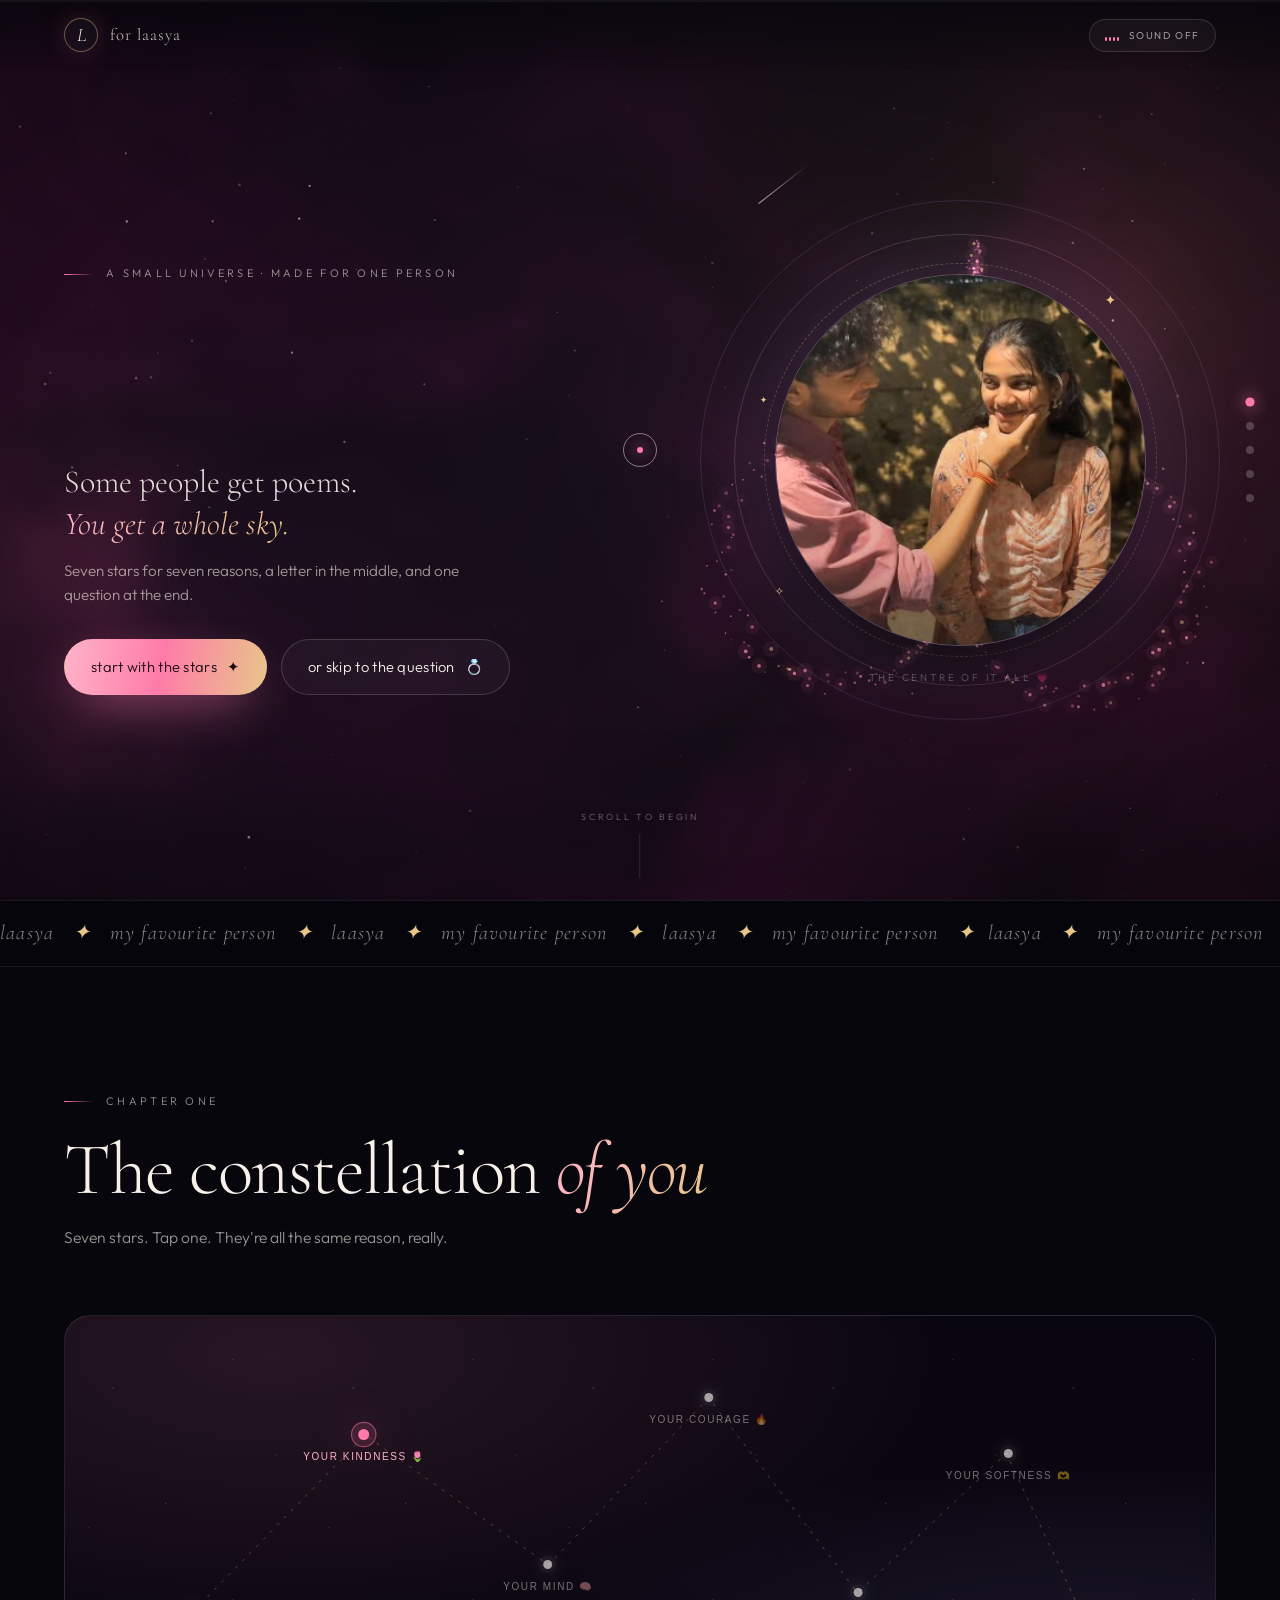
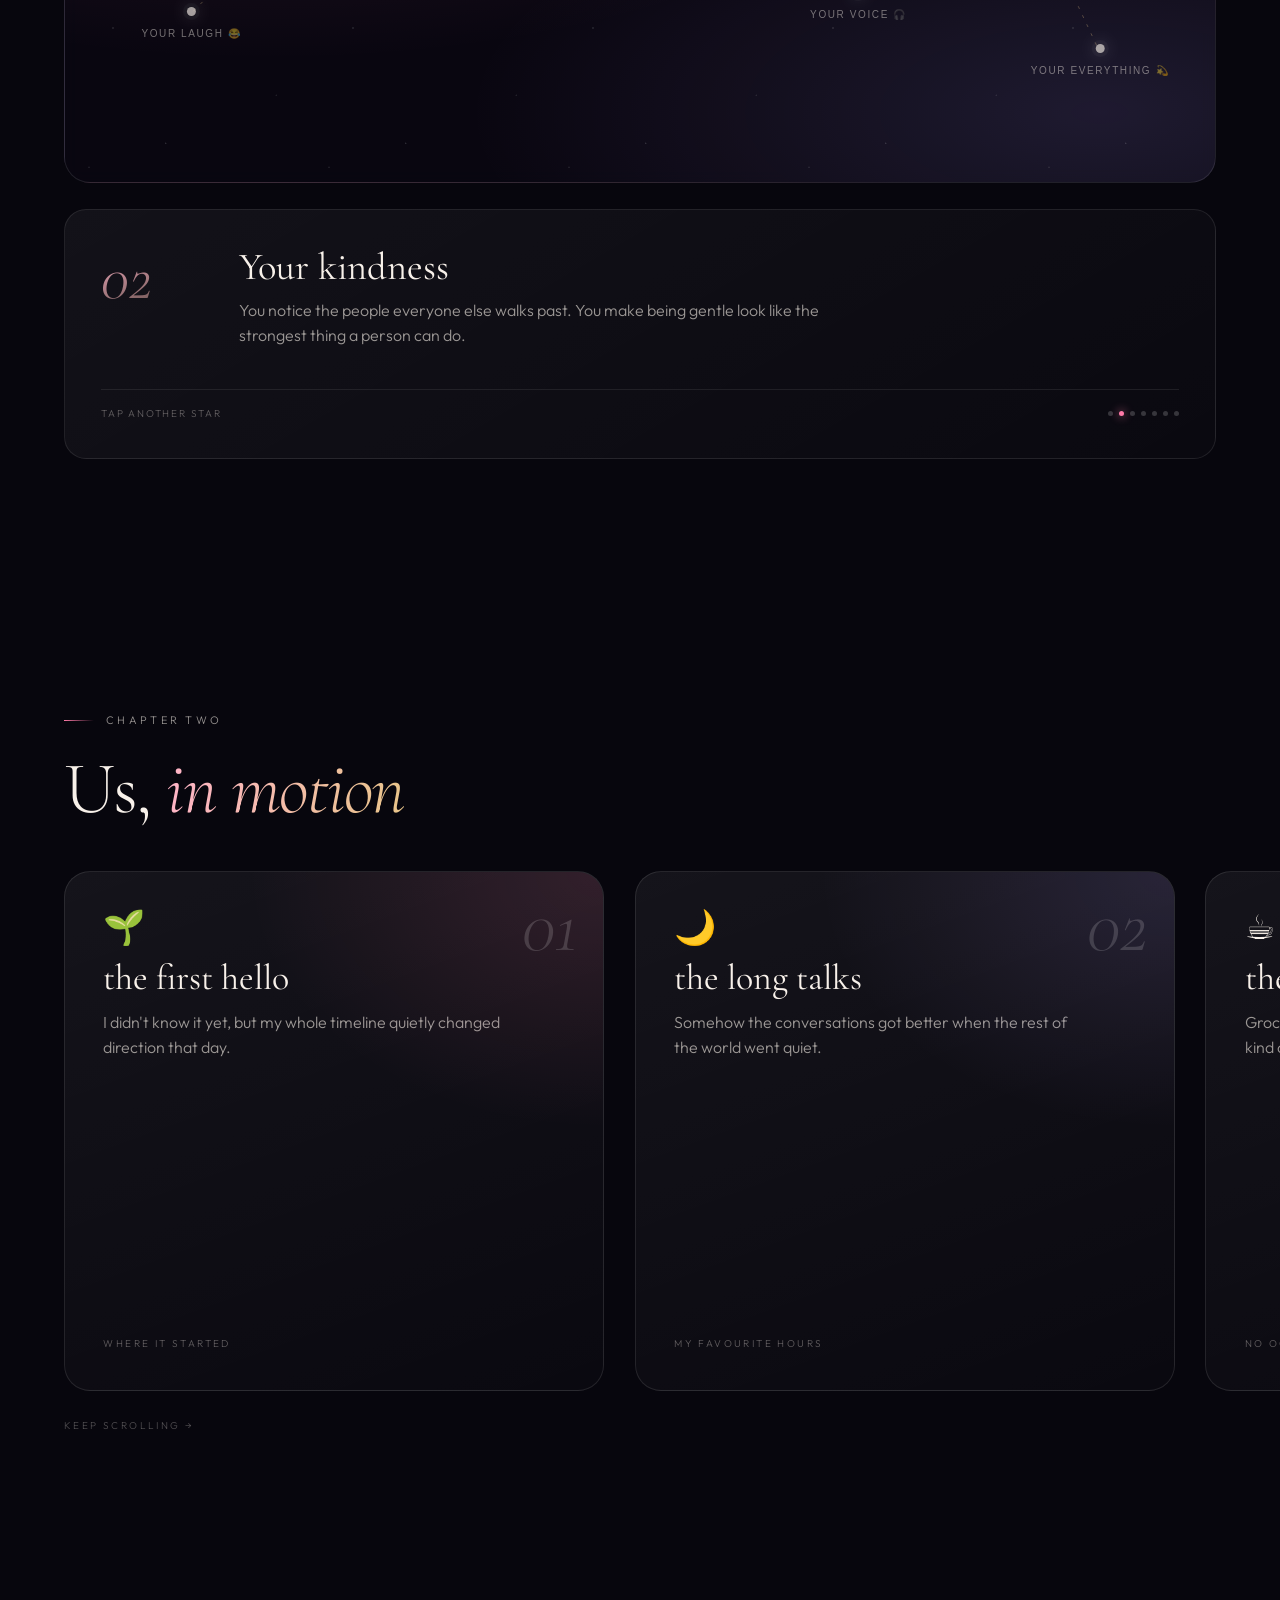
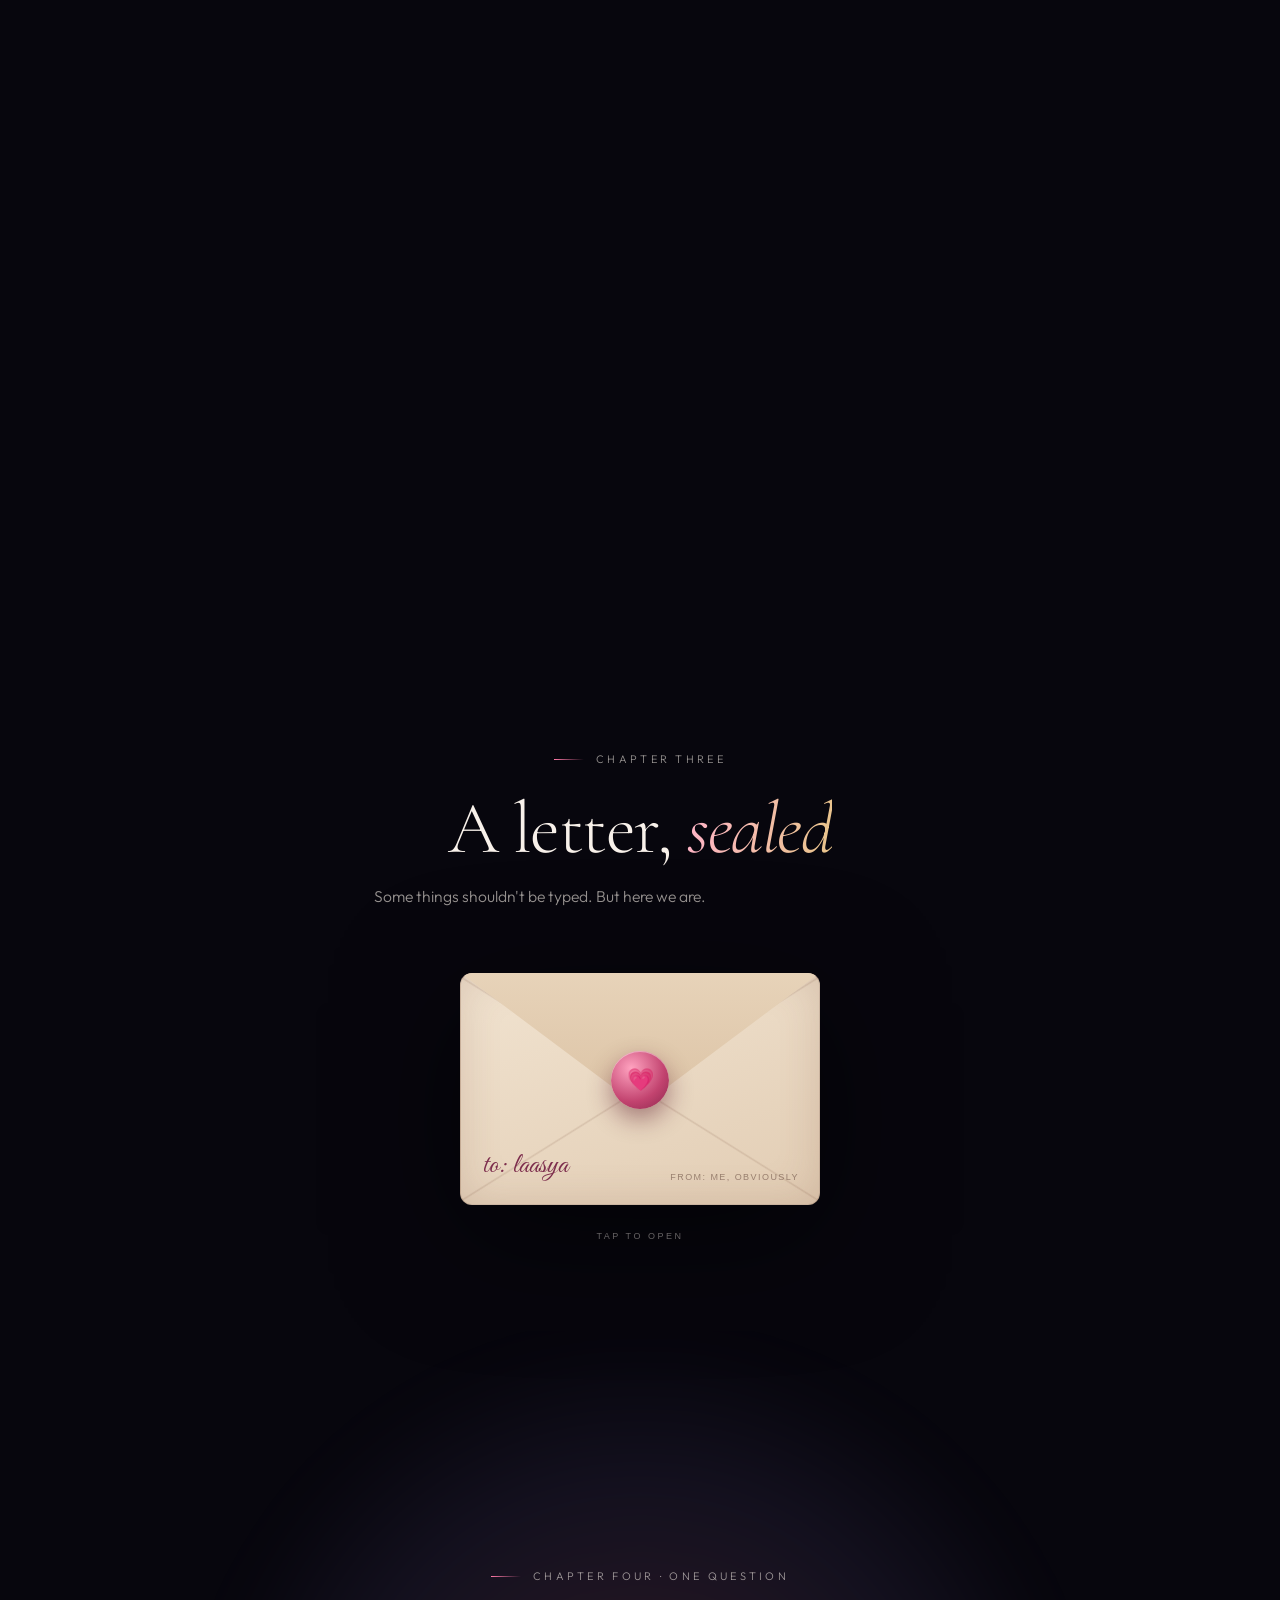
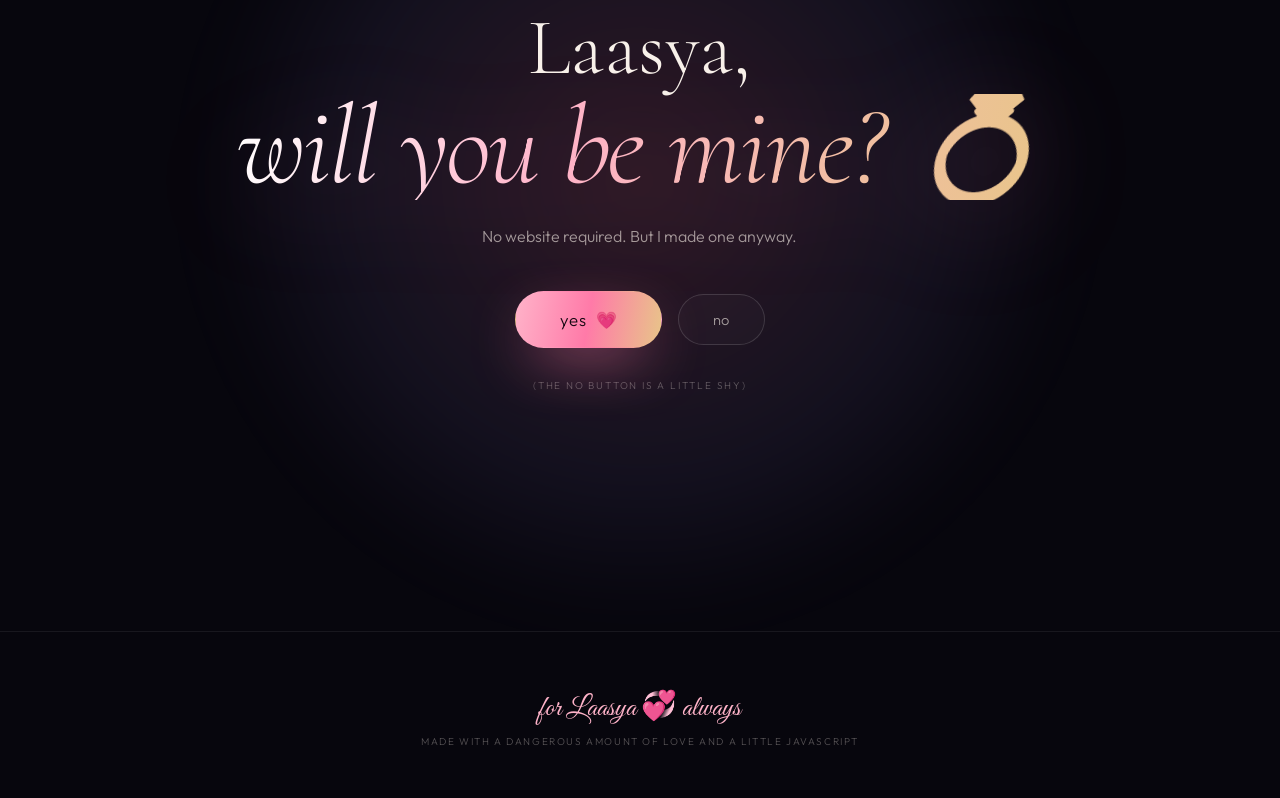
<file: index.html>
<!doctype html>
<html lang="en">
<head>
  <meta charset="utf-8" />
  <meta name="viewport" content="width=device-width, initial-scale=1" />
  <title>Laasya — a universe, just for you</title>
  <meta name="description" content="Seven stars, one letter, and a question. Made for Laasya." />
  <meta name="theme-color" content="#07060d" />
  <link rel="icon" type="image/svg+xml" href="data:image/svg+xml,%3Csvg xmlns='http://www.w3.org/2000/svg' viewBox='0 0 64 64'%3E%3Crect width='64' height='64' rx='16' fill='%2307060d'/%3E%3Cpath d='M32 51C17 41 9 32 9 22.5 9 15.6 14.2 10.5 21 10.5c4.6 0 8.7 2.5 11 6.6 2.3-4.1 6.4-6.6 11-6.6 6.8 0 12 5.1 12 12 0 9.5-8 18.5-23 28.5Z' fill='%23ff7aa8'/%3E%3C/svg%3E" />
  <link rel="preconnect" href="https://fonts.googleapis.com" />
  <link rel="preconnect" href="https://fonts.gstatic.com" crossorigin />
  <link href="https://fonts.googleapis.com/css2?family=Cormorant+Garamond:ital,wght@0,300;0,400;0,500;1,300;1,400&family=Great+Vibes&family=Outfit:wght@200;300;400;500&display=swap" rel="stylesheet" />
  <style>
/* ============ base ============ */
*,*::before,*::after{box-sizing:border-box}
:root{
  --ink:#07060d;--ink-2:#0c0915;--ivory:#f8f1ea;--muted:rgba(248,241,234,.6);
  --rose:#ff7aa8;--rose-soft:#ffb3c9;--gold:#e8c589;--lav:#b79cff;--mint:#8fe3c0;
  --serif:'Cormorant Garamond',Georgia,'Times New Roman','Segoe UI Emoji','Apple Color Emoji','Noto Color Emoji',serif;
  --sans:'Outfit',system-ui,-apple-system,'Segoe UI','Segoe UI Emoji','Apple Color Emoji','Noto Color Emoji',sans-serif;
  --script:'Great Vibes','Segoe Script','Segoe UI Emoji','Apple Color Emoji','Noto Color Emoji',cursive;
  --pad:clamp(20px,5vw,72px);--maxw:1280px;--ease:cubic-bezier(.16,1,.3,1);
}
html{scroll-behavior:smooth;-webkit-text-size-adjust:100%}
body{margin:0;background:var(--ink);color:var(--ivory);font-family:var(--sans);font-weight:300;line-height:1.6;overflow-x:hidden}
body.is-loading{height:100vh;overflow:hidden}
img{max-width:100%;display:block}
::selection{background:rgba(255,122,168,.35);color:#fff}
:focus-visible{outline:1px solid var(--gold);outline-offset:4px;border-radius:4px}
.skip{position:fixed;left:16px;top:-60px;z-index:600;padding:10px 16px;border-radius:100px;background:var(--rose);color:#1a0712;text-decoration:none;font-size:12px;letter-spacing:.08em;transition:top .3s}
.skip:focus{top:16px}

/* canvases + atmosphere */
.nebula,.sky{position:fixed;inset:0;width:100%;height:100%;pointer-events:none}
.nebula{z-index:0;background:radial-gradient(120% 90% at 70% 10%,#2a0d24 0%,#120a1d 40%,#07060d 100%)}
.sky{z-index:1}
.vignette{position:fixed;inset:0;z-index:2;pointer-events:none;background:radial-gradient(120% 90% at 50% 45%,transparent 40%,rgba(4,3,8,.6) 100%)}
.grain{position:fixed;inset:0;z-index:40;pointer-events:none;opacity:.045;mix-blend-mode:overlay;background-image:url("data:image/svg+xml,%3Csvg xmlns='http://www.w3.org/2000/svg' width='180' height='180'%3E%3Cfilter id='n'%3E%3CfeTurbulence type='fractalNoise' baseFrequency='.9' numOctaves='3' stitchTiles='stitch'/%3E%3C/filter%3E%3Crect width='100%25' height='100%25' filter='url(%23n)' opacity='.7'/%3E%3C/svg%3E")}
.flash{position:fixed;inset:0;z-index:130;pointer-events:none;opacity:0;background:radial-gradient(circle,rgba(255,234,242,.95),rgba(255,122,168,.4) 40%,transparent 72%)}
.flash.is-on{animation:flash .9s ease-out}
.topbar,main,.footer,.dots,.progress{position:relative;z-index:5}

/* custom cursor */
.cursor{position:fixed;inset:0;z-index:400;pointer-events:none;display:none}
.cursor__dot,.cursor__ring{position:absolute;top:0;left:0;border-radius:50%;transform:translate(-50%,-50%)}
.cursor__dot{width:6px;height:6px;background:var(--rose);box-shadow:0 0 14px var(--rose);transition:opacity .3s}
.cursor__ring{width:34px;height:34px;border:1px solid rgba(255,255,255,.45);transition:width .35s,height .35s,border-color .35s,background .35s}
.cursor.is-hover .cursor__ring{width:56px;height:56px;border-color:rgba(255,179,201,.7);background:rgba(255,122,168,.08)}
.cursor.is-hover .cursor__dot{opacity:.35}
.cursor.is-press .cursor__ring{width:26px;height:26px;border-color:var(--rose);background:rgba(255,122,168,.18)}
.cursor.is-press .cursor__dot{opacity:.9}
@media (pointer:fine){.cursor{display:block}body,a,button{cursor:none}}
@media (pointer:coarse){.cursor{display:none}}

/* progress */
.progress{position:fixed;top:0;left:0;right:0;height:2px;z-index:70;background:rgba(255,255,255,.05)}
.progress span{display:block;height:100%;width:100%;transform:scaleX(0);transform-origin:left;background:linear-gradient(90deg,var(--rose),var(--gold),var(--lav));box-shadow:0 0 12px rgba(255,122,168,.8)}

/* boot */
.boot{position:fixed;inset:0;z-index:500;display:grid;place-items:center;background:#050409;transition:opacity 1s .15s,visibility 1s}
.boot.is-done{opacity:0;visibility:hidden;pointer-events:none}
.boot__inner{text-align:center}
.boot__mark{width:92px;height:92px;margin:0 auto 22px;display:grid;place-items:center;border-radius:50%;border:1px solid rgba(255,255,255,.16);font-family:var(--serif);font-style:italic;font-size:56px;line-height:1;background:linear-gradient(140deg,rgba(255,122,168,.16),rgba(232,197,137,.06));box-shadow:0 0 70px rgba(255,122,168,.22);animation:beat 2.2s ease-in-out infinite}
.boot__label{font-size:10px;letter-spacing:.32em;text-transform:uppercase;color:var(--muted);margin:0 0 20px}
.boot__track{width:min(260px,64vw);height:1px;margin:0 auto 12px;background:rgba(255,255,255,.13);overflow:hidden}
.boot__bar{display:block;height:100%;width:100%;transform:scaleX(0);transform-origin:left;background:linear-gradient(90deg,var(--rose),var(--gold))}
.boot__pct{font-size:10px;letter-spacing:.22em;color:rgba(248,241,234,.4);margin:0}

/* topbar */
.topbar{position:fixed;top:0;left:0;right:0;z-index:60;display:flex;align-items:center;justify-content:space-between;padding:18px var(--pad);background:linear-gradient(180deg,rgba(7,6,13,.7),transparent);backdrop-filter:blur(8px)}
.brand{display:flex;align-items:center;gap:12px;text-decoration:none;color:var(--ivory)}
.brand__mark{width:34px;height:34px;display:grid;place-items:center;border-radius:50%;border:1px solid rgba(232,197,137,.4);font-family:var(--serif);font-style:italic;font-size:19px;background:rgba(255,255,255,.03);box-shadow:0 0 24px rgba(255,122,168,.18)}
.brand__text{font-family:var(--serif);font-size:1.05rem;letter-spacing:.06em;color:rgba(248,241,234,.82)}
.sound{display:flex;align-items:center;gap:10px;padding:9px 15px;border-radius:100px;border:1px solid rgba(255,255,255,.13);background:rgba(255,255,255,.04);color:var(--muted);font-family:var(--sans);font-size:10px;letter-spacing:.16em;text-transform:uppercase;transition:.4s}
.sound:hover{color:var(--ivory);border-color:rgba(255,255,255,.3)}
.sound__bars{display:flex;align-items:flex-end;gap:2px;height:12px}
.sound__bars i{width:2px;height:4px;border-radius:2px;background:var(--rose)}
.sound.is-on .sound__bars i{animation:bar 1s ease-in-out infinite}
.sound.is-on .sound__bars i:nth-child(2){animation-delay:.15s}
.sound.is-on .sound__bars i:nth-child(3){animation-delay:.3s}
.sound.is-on .sound__bars i:nth-child(4){animation-delay:.45s}
.sound.is-on{color:var(--rose-soft);border-color:rgba(255,122,168,.35)}

/* chapter dots */
.dots{position:fixed;right:26px;top:50%;transform:translateY(-50%);z-index:60;display:flex;flex-direction:column;gap:16px}
.dots a{position:relative;width:8px;height:8px;border-radius:50%;background:rgba(255,255,255,.2);transition:.4s}
.dots a.is-active{background:var(--rose);box-shadow:0 0 14px var(--rose);transform:scale(1.15)}
.dots a span{position:absolute;right:22px;top:50%;transform:translateY(-50%) translateX(6px);font-size:9px;letter-spacing:.2em;text-transform:uppercase;color:var(--muted);white-space:nowrap;opacity:0;pointer-events:none;transition:.3s}
.dots a:hover span,.dots a:focus-visible span{opacity:1;transform:translateY(-50%)}

/* floating yellow star (heart handles most sparkle) */

/* hero */
.hero{position:relative;min-height:100svh;display:flex;flex-direction:column;justify-content:center;padding:clamp(104px,14vh,150px) 0 66px;overflow:hidden}
.hero__grid{width:100%;max-width:var(--maxw);margin:0 auto;padding:0 var(--pad);display:grid;grid-template-columns:1.06fr .94fr;gap:clamp(24px,5vw,70px);align-items:center}
.hero__copy{position:relative;z-index:2}
.kicker{display:flex;align-items:center;gap:12px;margin:0 0 22px;font-size:11px;letter-spacing:.3em;text-transform:uppercase;color:var(--muted)}
.kicker::before{content:"";width:30px;height:1px;background:linear-gradient(90deg,var(--rose),transparent)}
.hero__name{margin:0;font-family:var(--serif);font-weight:300;font-size:clamp(4.6rem,13vw,10.5rem);line-height:.82;letter-spacing:-.035em;background:linear-gradient(105deg,#fff 5%,#ffe1ea 30%,#ff9dbb 55%,#e8c589 82%,#fff 100%);background-size:220% 100%;-webkit-background-clip:text;background-clip:text;color:transparent;filter:drop-shadow(0 20px 60px rgba(255,122,168,.22));animation:shimmer 14s linear infinite}
.hero__name .char{display:inline-block;opacity:0;transform:translateY(.35em) rotate(5deg);filter:blur(8px)}
.ready .hero__name .char{animation:charIn 1s var(--ease) forwards;animation-delay:calc(.07s * var(--i))}
.hero__tagline{font-family:var(--serif);font-size:clamp(1.35rem,2.6vw,2rem);font-weight:300;line-height:1.3;color:rgba(248,241,234,.9);margin:20px 0 14px;max-width:22ch}
.hero__tagline em{font-style:italic;background:linear-gradient(100deg,var(--rose-soft),var(--gold));-webkit-background-clip:text;background-clip:text;color:transparent}
.hero__sub{max-width:44ch;margin:0 0 32px;color:var(--muted);font-size:clamp(.95rem,1.1vw,1.05rem)}
.hero__actions{display:flex;flex-wrap:wrap;gap:14px;align-items:center}

/* buttons */
.btn{position:relative;display:inline-flex;align-items:center;justify-content:center;gap:10px;padding:15px 26px;border-radius:100px;border:1px solid transparent;font-family:var(--sans);font-size:.92rem;font-weight:300;letter-spacing:.02em;text-decoration:none;transition:transform .5s var(--ease),box-shadow .5s,background .5s,color .5s,border-color .5s;will-change:transform}
.btn--primary{color:#170812;background:linear-gradient(100deg,var(--rose-soft),var(--rose) 48%,var(--gold));box-shadow:0 18px 50px -18px rgba(255,122,168,.9)}
.btn--primary:hover{box-shadow:0 24px 64px -16px rgba(255,122,168,1)}
.btn--quiet{color:var(--ivory);border-color:rgba(255,255,255,.16);background:rgba(255,255,255,.03)}
.btn--quiet:hover{background:rgba(255,255,255,.07);border-color:rgba(255,255,255,.3)}
.btn span[aria-hidden]{font-size:1em}

/* orb portrait */
.hero__orb-wrap{display:flex;flex-direction:column;align-items:center;gap:24px}
.orb{position:relative;width:clamp(248px,29vw,380px);aspect-ratio:1;display:grid;place-items:center;animation:float 8s ease-in-out infinite}
.orb__halo{position:absolute;inset:-20%;border-radius:50%;background:radial-gradient(circle,rgba(255,122,168,.3),rgba(183,156,255,.12) 45%,transparent 70%);filter:blur(28px)}
.orb__ring{position:absolute;border-radius:50%;border:1px solid rgba(232,197,137,.28);pointer-events:none}
.orb__ring--1{inset:-3%;border-style:dashed;animation:spin 60s linear infinite}
.orb__ring--2{inset:-11%;border-color:rgba(255,179,201,.18);animation:spin 90s linear infinite reverse}
.orb__ring--3{inset:-20%;border-color:rgba(183,156,255,.14);animation:spin 120s linear infinite}
.orb__photo{position:absolute;inset:0;z-index:2;width:100%;height:100%;margin:0;border-radius:50%;overflow:hidden;border:1px solid rgba(255,255,255,.22);box-shadow:0 40px 90px -30px rgba(0,0,0,.9),inset 0 0 60px rgba(255,122,168,.16)}
.orb__photo::after{content:"";position:absolute;inset:0;border-radius:50%;background:linear-gradient(160deg,rgba(255,255,255,.14),transparent 42%,rgba(7,6,13,.35))}
.orb__photo img{width:100%;height:100%;object-fit:cover;object-position:center 26%;transform:scale(1.02);transition:transform 1.4s var(--ease)}
.orb:hover .orb__photo img{transform:scale(1.07)}
.orb__spark{position:absolute;z-index:3;color:var(--gold);font-size:14px;animation:twinkle 3.6s ease-in-out infinite}
.orb__spark--1{top:4%;right:8%}
.orb__spark--2{bottom:12%;left:0;font-size:11px;animation-delay:1.2s}
.orb__spark--3{top:32%;left:-4%;font-size:9px;animation-delay:2.1s}
.orb__caption{margin:0;font-size:10px;letter-spacing:.28em;text-transform:uppercase;color:rgba(248,241,234,.42)}

/* scroll cue */
.scroll-cue{position:absolute;left:50%;bottom:22px;transform:translateX(-50%);display:flex;flex-direction:column;align-items:center;gap:10px;text-decoration:none;font-size:9px;letter-spacing:.3em;text-transform:uppercase;color:rgba(248,241,234,.4)}
.scroll-cue i{position:relative;width:1px;height:44px;background:rgba(255,255,255,.12);overflow:hidden}
.scroll-cue i::after{content:"";position:absolute;left:0;top:-40%;width:100%;height:40%;background:var(--gold);animation:cue 2.2s ease-in-out infinite}

/* marquee */
.marquee{position:relative;z-index:5;overflow:hidden;padding:16px 0;border-top:1px solid rgba(255,255,255,.08);border-bottom:1px solid rgba(255,255,255,.08);background:rgba(7,6,13,.35)}
.marquee__track{display:flex;width:max-content;animation:marquee 36s linear infinite}
.marquee__track span{font-family:var(--serif);font-style:italic;font-size:clamp(1rem,1.6vw,1.3rem);letter-spacing:.06em;color:rgba(248,241,234,.55);white-space:nowrap}
.marquee__track b{margin:0 .6em;color:var(--gold);font-weight:400}

/* sections */
.section{max-width:var(--maxw);margin:0 auto;padding:clamp(90px,14vh,150px) var(--pad)}
.section__head{max-width:760px;margin-bottom:clamp(40px,6vw,64px)}
.h2{font-family:var(--serif);font-weight:300;font-size:clamp(2.6rem,6vw,4.6rem);line-height:1.02;letter-spacing:-.02em;margin:0 0 18px}
.h2 em{font-style:italic;background:linear-gradient(100deg,var(--rose-soft),var(--gold));-webkit-background-clip:text;background-clip:text;color:transparent}
.lede{max-width:56ch;margin:0;color:var(--muted);font-size:clamp(.98rem,1.2vw,1.08rem)}

/* constellation */
.starmap{position:relative;height:clamp(380px,52vh,540px);border-radius:26px;border:1px solid rgba(255,255,255,.1);overflow:hidden;background:
  radial-gradient(110% 120% at 18% 8%,rgba(255,122,168,.13),transparent 55%),
  radial-gradient(100% 100% at 90% 85%,rgba(183,156,255,.13),transparent 55%),
  rgba(12,9,21,.55);backdrop-filter:blur(8px)}
.starmap::before{content:"";position:absolute;inset:0;opacity:.5;background-image:
  radial-gradient(1px 1px at 20% 30%,rgba(255,255,255,.6),transparent),
  radial-gradient(1px 1px at 70% 18%,rgba(255,255,255,.4),transparent),
  radial-gradient(1px 1px at 42% 78%,rgba(255,255,255,.5),transparent),
  radial-gradient(1px 1px at 88% 58%,rgba(255,255,255,.35),transparent),
  radial-gradient(1px 1px at 10% 88%,rgba(255,255,255,.4),transparent);
  background-size:240px 240px}
.starmap__lines{position:absolute;inset:0;width:100%;height:100%;overflow:visible}
.starmap__lines path{fill:none;stroke:rgba(232,197,137,.3);stroke-width:1;stroke-dasharray:3 7;vector-effect:non-scaling-stroke}
.starmap__lines circle{fill:rgba(255,255,255,.3)}
.star{position:absolute;left:var(--x);top:var(--y);transform:translate(-50%,-50%);z-index:3;display:flex;flex-direction:column;align-items:center;gap:12px;padding:10px;border:0;background:none;color:var(--muted);transition:color .4s}
.star__dot{position:relative;width:9px;height:9px;border-radius:50%;background:rgba(248,241,234,.65);box-shadow:0 0 0 4px rgba(255,255,255,.03),0 0 18px rgba(255,255,255,.35);transition:.5s var(--ease)}
.star__dot::after{content:"";position:absolute;inset:-6px;border-radius:50%;border:1px solid rgba(255,122,168,.45);opacity:0;transform:scale(.6);transition:.5s}
.star:hover,.star.is-active{color:var(--ivory)}
.star:hover .star__dot,.star.is-active .star__dot{background:var(--rose);box-shadow:0 0 0 6px rgba(255,122,168,.12),0 0 34px rgba(255,122,168,.9);transform:scale(1.22)}
.star.is-active .star__dot::after{opacity:1;transform:scale(1);animation:halo 2.4s ease-out infinite}
.star__label{font-size:10px;letter-spacing:.16em;text-transform:uppercase;white-space:nowrap;opacity:.75;transition:.4s}
.star.is-active .star__label{opacity:1;color:var(--rose-soft)}
.reason-card{position:relative;display:grid;grid-template-columns:auto 1fr;gap:clamp(20px,3vw,36px);align-items:start;margin-top:26px;padding:clamp(24px,3vw,36px);border-radius:22px;border:1px solid rgba(255,255,255,.09);background:linear-gradient(150deg,rgba(255,255,255,.05),rgba(255,255,255,.015));transition:opacity .35s,transform .35s}
.reason-card.is-swap{opacity:0;transform:translateY(10px)}
.reason-card__num{min-width:1.6em;font-family:var(--serif);font-style:italic;font-size:clamp(2.6rem,5vw,4rem);line-height:1;background:linear-gradient(160deg,var(--rose-soft),rgba(232,197,137,.25));-webkit-background-clip:text;background-clip:text;color:transparent}
.reason-card__body h3{font-family:var(--serif);font-weight:400;font-size:clamp(1.7rem,3vw,2.4rem);line-height:1.1;margin:0 0 10px}
.reason-card__body p{max-width:58ch;margin:0;color:var(--muted)}
.reason-card__foot{grid-column:1/-1;display:flex;align-items:center;justify-content:space-between;margin-top:4px;padding-top:16px;border-top:1px solid rgba(255,255,255,.08);font-size:10px;letter-spacing:.18em;text-transform:uppercase;color:rgba(248,241,234,.35)}
.reason-card__dots{display:flex;gap:6px}
.reason-card__dots i{width:5px;height:5px;border-radius:50%;background:rgba(255,255,255,.18);transition:.3s}
.reason-card__dots i.is-active{background:var(--rose);box-shadow:0 0 10px var(--rose)}

/* moments — horizontal pinned */
.moments{position:relative;z-index:5;height:360vh}
.moments__pin{position:sticky;top:0;height:100svh;display:flex;flex-direction:column;justify-content:center;gap:clamp(18px,3vh,30px);padding-top:76px;overflow:hidden}
.moments__head{width:100%;max-width:var(--maxw);margin:0 auto;padding:0 var(--pad)}
.moments__track{display:flex;gap:clamp(18px,2.4vw,32px);width:max-content;padding:0 var(--pad);will-change:transform}
.moment{position:relative;display:flex;flex-direction:column;justify-content:space-between;flex:0 0 auto;width:min(540px,72vw);height:min(58vh,520px);padding:clamp(26px,3vw,40px);border-radius:26px;border:1px solid rgba(255,255,255,.1);overflow:hidden;background:linear-gradient(160deg,rgba(255,255,255,.06),rgba(255,255,255,.015));transition:transform .6s var(--ease),border-color .6s}
.moment::before{content:"";position:absolute;inset:0;background:radial-gradient(120% 90% at 100% 0%,var(--accent),transparent 55%);opacity:.14}
.moment:hover{border-color:rgba(255,255,255,.22);transform:translateY(-6px)}
.moment__num{position:absolute;top:16px;right:26px;font-family:var(--serif);font-style:italic;font-size:clamp(3rem,6vw,5rem);line-height:1;color:rgba(255,255,255,.16)}
.moment__glyph{font-size:34px;line-height:1;margin-bottom:14px}
.moment h3{font-family:var(--serif);font-weight:400;font-size:clamp(1.7rem,2.8vw,2.4rem);line-height:1.1;margin:0 0 12px}
.moment p{max-width:38ch;margin:0;color:var(--muted)}
.moment__tag{position:relative;font-size:10px;letter-spacing:.24em;text-transform:uppercase;color:rgba(248,241,234,.35)}
.moments__hint{padding:0 var(--pad);margin:0;font-size:10px;letter-spacing:.24em;text-transform:uppercase;color:rgba(248,241,234,.3)}

/* letter */
.letter__head{text-align:center;margin-left:auto;margin-right:auto}
.letter__head .kicker{justify-content:center}
.letter__stage{display:flex;flex-direction:column;align-items:center;perspective:1400px}
.envelope{position:relative;z-index:2;width:min(360px,80vw);aspect-ratio:1.55;padding:0;border:0;background:none;filter:drop-shadow(0 30px 60px rgba(0,0,0,.55));transition:transform .9s var(--ease),opacity .9s}
.envelope:hover{transform:translateY(-8px)}
.envelope__body{position:absolute;inset:0;border-radius:12px;overflow:hidden;border:1px solid rgba(120,80,60,.3);background:
  linear-gradient(32deg,transparent 49.6%,rgba(120,80,60,.16) 50%,transparent 50.4%),
  linear-gradient(-32deg,transparent 49.6%,rgba(120,80,60,.16) 50%,transparent 50.4%),
  linear-gradient(160deg,#f1e3d0,#e2cdb4);box-shadow:inset 0 0 40px rgba(120,80,60,.18)}
.envelope__flap{position:absolute;left:0;right:0;top:0;height:58%;z-index:1;clip-path:polygon(0 0,100% 0,50% 100%);background:linear-gradient(180deg,#e7d3b9,#dcc3a5);border-radius:12px 12px 0 0;transform-origin:top;transition:transform .9s var(--ease);box-shadow:0 8px 20px rgba(120,80,60,.12)}
.envelope__to{position:absolute;left:22px;bottom:20px;z-index:2;font-family:var(--script);font-size:clamp(1.4rem,3vw,1.8rem);color:#7c2c4c}
.envelope__from{position:absolute;right:20px;bottom:22px;z-index:2;font-size:9px;letter-spacing:.16em;text-transform:uppercase;color:rgba(80,50,40,.5)}
.envelope__seal{position:absolute;left:50%;top:46%;z-index:4;display:grid;place-items:center;width:58px;height:58px;margin:-29px 0 0 -29px;border-radius:50%;background:radial-gradient(circle at 35% 30%,#ffa3c0,#c2436f 60%,#8a274c);box-shadow:0 10px 24px rgba(80,10,30,.45),inset 0 1px 0 rgba(255,255,255,.4);font-size:22px;transition:transform .8s var(--ease),opacity .6s}
.envelope:hover .envelope__seal{transform:scale(1.06) rotate(-6deg)}
.envelope__hint{position:absolute;left:50%;bottom:-36px;transform:translateX(-50%);white-space:nowrap;font-size:9px;letter-spacing:.28em;text-transform:uppercase;color:rgba(248,241,234,.4)}
.letter.is-open .envelope{transform:translateY(-24px) scale(.86) rotateX(16deg);opacity:.32;pointer-events:none}
.letter.is-open .envelope__seal{transform:scale(1.6);opacity:0}
.letter.is-open .envelope__flap{transform:rotateX(180deg)}
.paper{position:relative;z-index:1;width:min(720px,100%);max-height:0;margin-top:0;overflow:hidden;opacity:0;transform:translateY(60px) rotateX(12deg);transform-origin:top center;transition:max-height 1.5s var(--ease),opacity .9s .15s,transform 1.2s var(--ease),margin .9s var(--ease)}
.letter.is-open .paper{max-height:2800px;margin-top:-24px;opacity:1;transform:none}
.paper__inner{position:relative;padding:clamp(28px,5vw,64px);border-radius:8px;border:1px solid rgba(120,80,60,.25);background:linear-gradient(150deg,#fbf4e8,#f0e2cd);box-shadow:0 50px 100px -30px rgba(0,0,0,.8);color:#43303a;font-family:var(--serif);font-size:clamp(1.05rem,1.4vw,1.22rem);line-height:1.75;transform:rotate(-.35deg)}
.paper__inner::before{content:"";position:absolute;inset:10px;border:1px solid rgba(120,80,60,.18);border-radius:4px;pointer-events:none}
.paper__inner p{margin:0 0 1.1em}
.paper__inner em{color:#8a3054;font-style:italic}
.paper__date{font-family:var(--sans)!important;font-size:10px!important;letter-spacing:.24em;text-transform:uppercase;color:rgba(67,48,58,.55)!important;margin-bottom:28px!important}
.paper__salutation{font-family:var(--script);font-weight:400;font-size:clamp(2.6rem,5vw,3.6rem);line-height:1;color:#7c2c4c;margin:0 0 18px}
.paper__sign{display:flex;flex-direction:column;gap:2px;margin-top:26px}
.paper__sign span:first-child{font-size:.9rem;letter-spacing:.08em;color:#6a4552}
.paper__signature{font-family:var(--script);font-size:clamp(2.6rem,5vw,3.4rem);line-height:1.1;color:#a33a63}
.paper__photo{width:150px;margin:26px auto 0;padding:8px 8px 6px;background:#fff;box-shadow:0 18px 40px -20px rgba(0,0,0,.5);transform:rotate(3deg)}
.paper__photo img{width:100%;aspect-ratio:4/5;object-fit:cover}
.paper__photo figcaption{padding:6px 0 4px;text-align:center;font-family:var(--script);font-size:1.2rem;color:#7c2c4c}

/* the question */
.ask{position:relative;z-index:5;min-height:100svh;display:grid;place-items:center;padding:clamp(90px,12vh,140px) var(--pad);overflow:hidden}
.ask::before{content:"";position:absolute;top:50%;left:50%;width:min(900px,110vw);aspect-ratio:1;transform:translate(-50%,-50%);border-radius:50%;background:radial-gradient(circle,rgba(255,122,168,.16),rgba(183,156,255,.08) 45%,transparent 70%);filter:blur(30px);pointer-events:none}
.ask__inner{position:relative;max-width:900px;text-align:center}
.ask .kicker{justify-content:center}
.ask__title{font-family:var(--serif);font-weight:300;font-size:clamp(2.4rem,7vw,5rem);line-height:1;margin:0}
.ask__big{font-family:var(--serif);font-style:italic;font-weight:300;font-size:clamp(2.8rem,9vw,7rem);line-height:.95;letter-spacing:-.02em;margin:6px 0 24px;background:linear-gradient(100deg,#fff,#ffb3c9 40%,#e8c589);-webkit-background-clip:text;background-clip:text;color:transparent;filter:drop-shadow(0 20px 50px rgba(255,122,168,.25))}
.ask__sub{margin:0 0 38px;color:var(--muted)}
.ask__buttons{display:flex;flex-wrap:wrap;align-items:center;justify-content:center;gap:16px;min-height:64px}
.btn--yes{padding:17px 44px;font-size:1.05rem;color:#170812;background:linear-gradient(100deg,var(--rose-soft),var(--rose) 50%,var(--gold));box-shadow:0 20px 60px -18px rgba(255,122,168,.95)}
.btn--no{padding:15px 34px;color:var(--muted);border-color:rgba(255,255,255,.14);background:rgba(255,255,255,.02);white-space:nowrap;transition:transform .35s var(--ease),opacity .35s,background .35s,color .35s,border-color .35s}
.btn--no.is-defeated{color:var(--rose-soft);border-color:rgba(255,122,168,.4)}
.ask__hint{min-height:1.2em;margin:26px 0 0;font-size:10px;letter-spacing:.18em;text-transform:uppercase;color:rgba(248,241,234,.32)}

/* celebration */
.said{position:fixed;inset:0;z-index:120;display:grid;place-items:center;padding:24px;background:radial-gradient(circle at 50% 40%,rgba(30,10,25,.86),rgba(7,6,13,.94));backdrop-filter:blur(14px);opacity:0;visibility:hidden;transition:opacity .6s,visibility .6s}
.said.is-open{opacity:1;visibility:visible}
.said__card{position:relative;width:min(720px,100%);padding:clamp(32px,5vw,58px);text-align:center;border-radius:30px;border:1px solid rgba(232,197,137,.32);background:linear-gradient(160deg,rgba(255,255,255,.07),rgba(255,255,255,.02));box-shadow:0 50px 120px -40px rgba(255,122,168,.5),inset 0 1px 0 rgba(255,255,255,.15);transform:translateY(24px) scale(.96);transition:transform .8s var(--ease)}
.said.is-open .said__card{transform:none}
.said__burst{font-size:52px;line-height:1;margin-bottom:14px;animation:beat 1.6s ease-in-out infinite}
.said .kicker{justify-content:center}
.said__title{font-family:var(--serif);font-weight:300;font-size:clamp(2.6rem,7vw,4.8rem);line-height:1;margin:8px 0 18px}
.said__title em{font-style:italic;background:linear-gradient(100deg,var(--rose-soft),var(--gold));-webkit-background-clip:text;background-clip:text;color:transparent}
.said__sub{max-width:44ch;margin:0 auto 30px;color:rgba(248,241,234,.78)}
.said__actions{display:flex;flex-wrap:wrap;justify-content:center;gap:12px}
.said__small{margin:26px 0 0;font-size:10px;letter-spacing:.16em;text-transform:uppercase;color:rgba(248,241,234,.35)}
.confetti{position:fixed;inset:0;z-index:110;width:100%;height:100%;pointer-events:none;opacity:0;transition:opacity .4s}
.confetti.is-on{opacity:1}

/* footer + reveal */
.footer{position:relative;z-index:5;padding:60px var(--pad) 50px;text-align:center;border-top:1px solid rgba(255,255,255,.07)}
.footer p{font-family:var(--script);font-size:1.8rem;line-height:1.2;margin:0 0 10px;color:var(--rose-soft)}
.footer__small{font-family:var(--sans)!important;font-size:10px!important;letter-spacing:.16em;text-transform:uppercase;color:rgba(248,241,234,.32)!important;margin:0!important}
.js .reveal{opacity:0;transform:translateY(28px);transition:opacity .9s var(--ease),transform .9s var(--ease)}
.js .reveal.in{opacity:1;transform:none}

/* keyframes */
@keyframes charIn{to{opacity:1;transform:none;filter:blur(0)}}
@keyframes shimmer{to{background-position:220% 0}}
@keyframes float{0%,100%{transform:translateY(0) rotate(-1deg)}50%{transform:translateY(-14px) rotate(1deg)}}
@keyframes spin{to{transform:rotate(360deg)}}
@keyframes twinkle{0%,100%{opacity:.25;transform:scale(.9)}50%{opacity:1;transform:scale(1.15)}}
@keyframes halo{0%{transform:scale(.8);opacity:.7}100%{transform:scale(1.7);opacity:0}}
@keyframes cue{0%{top:-40%}60%{top:100%}100%{top:100%}}
@keyframes marquee{to{transform:translateX(-50%)}}
@keyframes beat{0%,100%{transform:scale(1)}50%{transform:scale(1.12)}}
@keyframes bar{0%,100%{height:4px}50%{height:12px}}
@keyframes flash{0%{opacity:0}14%{opacity:1}100%{opacity:0}}

/* responsive */
@media (max-width:980px){
  .hero__grid{grid-template-columns:1fr;gap:clamp(30px,5vh,48px);text-align:center}
  .hero__copy{display:flex;flex-direction:column;align-items:center}
  .kicker{justify-content:center}
  .hero__name{font-size:clamp(4.4rem,17vw,7.5rem)}
  .hero__tagline,.hero__sub{max-width:34ch}
  .hero__actions{justify-content:center}
  .hero__orb-wrap{order:-1}
  .orb{width:clamp(210px,36vw,270px)}
  .scroll-cue{display:none}
  .hero{padding-top:118px;padding-bottom:80px}
  .dots{display:none}
}
@media (max-width:860px){
  .moments{height:auto}
  .moments__pin{position:relative;height:auto;padding:clamp(70px,10vh,100px) 0;gap:26px}
  .moments__track{flex-direction:column;width:100%}
  .moment{width:100%;height:auto;min-height:300px;gap:26px}
  .moments__hint{display:none}
  .reason-card{grid-template-columns:1fr;gap:14px}
  .reason-card__num{font-size:2.6rem}
  .starmap{height:clamp(420px,58vh,520px)}
  .star__label{font-size:8px;letter-spacing:.1em}
}
@media (max-width:620px){
  .section{padding-top:76px;padding-bottom:76px}
  .brand__text{font-size:.95rem}
  .sound{padding:8px 12px}
  .sound__label{display:none}
  .topbar{padding:14px var(--pad)}
  .hero{padding-top:100px}
  .hero__tagline{font-size:1.3rem;margin-top:16px}
  .hero__sub{font-size:.92rem;margin-bottom:26px}
  .btn{padding:13px 22px;font-size:.86rem}
  .btn--yes{padding:15px 38px;font-size:1rem}
  .starmap{height:430px;border-radius:20px}
  .star__label{display:none}
  .star{padding:14px}
  .star__dot{width:10px;height:10px}
  .reason-card{padding:20px;border-radius:18px}
  .paper__inner{transform:none;font-size:1.02rem;padding:28px 22px}
  .paper__photo{width:130px}
  .ask__buttons{flex-direction:column}
  .btn--no{padding:12px 28px}
  .said__actions .btn{width:100%}
}
@media (prefers-reduced-motion:reduce){
  *,*::before,*::after{animation-duration:.001ms!important;animation-iteration-count:1!important;transition-duration:.001ms!important;scroll-behavior:auto!important}
  .reveal{opacity:1;transform:none}
  .hero__name .char{opacity:1;transform:none;filter:none}
  .paper{max-height:none}
}



</style>
</head>
<body class="is-loading">
  <a class="skip" href="#reasons">skip to the good part</a>

  <div class="boot" id="boot">
    <div class="boot__inner">
      <div class="boot__mark">L</div>
      <p class="boot__label">assembling a small universe</p>
      <div class="boot__track"><span class="boot__bar" id="bootBar"></span></div>
      <p class="boot__pct" id="bootPct">0%</p>
    </div>
  </div>

  <canvas class="nebula" id="nebula" aria-hidden="true"></canvas>
  <canvas class="sky" id="sky" aria-hidden="true"></canvas>
  <div class="vignette" aria-hidden="true"></div>
  <div class="grain" aria-hidden="true"></div>
  <div class="flash" id="flash" aria-hidden="true"></div>

  <div class="cursor" id="cursor" aria-hidden="true">
    <span class="cursor__dot"></span>
    <span class="cursor__ring"></span>
  </div>

  <div class="progress" aria-hidden="true"><span id="progressBar"></span></div>

  <header class="topbar">
    <a class="brand" href="#hero" aria-label="Back to the top">
      <span class="brand__mark">L</span>
      <span class="brand__text">for laasya</span>
    </a>
    <button class="sound" id="soundBtn" type="button" aria-pressed="false" aria-label="Turn ambient sound on">
      <span class="sound__bars" aria-hidden="true"><i></i><i></i><i></i><i></i></span>
      <span class="sound__label" id="soundLabel">sound off</span>
    </button>
  </header>

  <nav class="dots" aria-label="Chapters">
    <a href="#hero" data-dot="hero"><span>opening</span></a>
    <a href="#reasons" data-dot="reasons"><span>reasons</span></a>
    <a href="#moments" data-dot="moments"><span>moments</span></a>
    <a href="#letter" data-dot="letter"><span>the letter</span></a>
    <a href="#question" data-dot="question"><span>the question</span></a>
  </nav>

  <main id="top">
    <section class="hero" id="hero">
      <div class="hero__grid">
        <div class="hero__copy" id="heroCopy">
          <p class="kicker">a small universe · made for one person</p>
          <h1 class="hero__name" aria-label="Laasya"><span aria-hidden="true" data-split>Laasya</span></h1>
          <p class="hero__tagline">Some people get poems. <em>You get a whole sky.</em></p>
          <p class="hero__sub">Seven stars for seven reasons, a letter in the middle, and one question at the end.</p>
          <div class="hero__actions">
            <a class="btn btn--primary magnetic" href="#reasons">start with the stars <span aria-hidden="true">✦</span></a>
            <a class="btn btn--quiet" href="#question">or skip to the question <span aria-hidden="true">💍</span></a>
          </div>
        </div>

        <div class="hero__orb-wrap">
          <div class="orb" id="orb">
            <div class="orb__halo" aria-hidden="true"></div>
            <div class="orb__ring orb__ring--1" aria-hidden="true"></div>
            <div class="orb__ring orb__ring--2" aria-hidden="true"></div>
            <div class="orb__ring orb__ring--3" aria-hidden="true"></div>
            <figure class="orb__photo">
              <img src="[data-uri]" alt="Laasya" />
            </figure>
            <span class="orb__spark orb__spark--1" aria-hidden="true">✦</span>
            <span class="orb__spark orb__spark--2" aria-hidden="true">✧</span>
            <span class="orb__spark orb__spark--3" aria-hidden="true">✦</span>
          </div>
          <p class="orb__caption">the centre of it all <span aria-hidden="true">💗</span></p>
        </div>
      </div>

      <a class="scroll-cue" href="#reasons" aria-label="Scroll to chapter one">
        <span>scroll to begin</span>
        <i aria-hidden="true"></i>
      </a>
    </section>

    <div class="marquee" aria-hidden="true">
      <div class="marquee__track">
        <span>laasya <b>✦</b> my favourite person <b>✦</b> laasya <b>✦</b> my favourite person <b>✦</b> laasya <b>✦</b> my favourite person <b>✦</b> </span>
        <span>laasya <b>✦</b> my favourite person <b>✦</b> laasya <b>✦</b> my favourite person <b>✦</b> laasya <b>✦</b> my favourite person <b>✦</b> </span>
      </div>
    </div>

    <section class="section reasons" id="reasons">
      <header class="section__head">
        <p class="kicker reveal">chapter one</p>
        <h2 class="h2 reveal">The constellation <em>of you</em></h2>
        <p class="lede reveal">Seven stars. Tap one. They're all the same reason, really.</p>
      </header>

      <div class="starmap reveal" id="starmap">
        <svg class="starmap__lines" id="starmapLines" aria-hidden="true"></svg>
        <button class="star is-active" type="button" style="--x:11%;--y:66%" data-reason="0" aria-pressed="true" aria-label="Your laugh">
          <span class="star__dot" aria-hidden="true"></span><span class="star__label" aria-hidden="true">your laugh <span aria-hidden="true">😂</span></span>
        </button>
        <button class="star" type="button" style="--x:26%;--y:28%" data-reason="1" aria-pressed="false" aria-label="Your kindness">
          <span class="star__dot" aria-hidden="true"></span><span class="star__label" aria-hidden="true">your kindness <span aria-hidden="true">🌷</span></span>
        </button>
        <button class="star" type="button" style="--x:42%;--y:56%" data-reason="2" aria-pressed="false" aria-label="Your mind">
          <span class="star__dot" aria-hidden="true"></span><span class="star__label" aria-hidden="true">your mind <span aria-hidden="true">🧠</span></span>
        </button>
        <button class="star" type="button" style="--x:56%;--y:20%" data-reason="3" aria-pressed="false" aria-label="Your courage">
          <span class="star__dot" aria-hidden="true"></span><span class="star__label" aria-hidden="true">your courage <span aria-hidden="true">🔥</span></span>
        </button>
        <button class="star" type="button" style="--x:69%;--y:62%" data-reason="4" aria-pressed="false" aria-label="Your voice">
          <span class="star__dot" aria-hidden="true"></span><span class="star__label" aria-hidden="true">your voice <span aria-hidden="true">🎧</span></span>
        </button>
        <button class="star" type="button" style="--x:82%;--y:32%" data-reason="5" aria-pressed="false" aria-label="Your softness">
          <span class="star__dot" aria-hidden="true"></span><span class="star__label" aria-hidden="true">your softness <span aria-hidden="true">🫶</span></span>
        </button>
        <button class="star" type="button" style="--x:90%;--y:74%" data-reason="6" aria-pressed="false" aria-label="Your everything">
          <span class="star__dot" aria-hidden="true"></span><span class="star__label" aria-hidden="true">your everything <span aria-hidden="true">💫</span></span>
        </button>
      </div>

      <article class="reason-card reveal" id="reasonCard" aria-live="polite">
        <div class="reason-card__num" id="reasonNum">01</div>
        <div class="reason-card__body">
          <h3 id="reasonTitle">Your laugh</h3>
          <p id="reasonText">It arrives a second before the joke lands, and it turns ordinary rooms into somewhere I want to stay.</p>
        </div>
        <div class="reason-card__foot">
          <span id="reasonHint">tap another star</span>
          <div class="reason-card__dots" id="reasonDots" aria-hidden="true"></div>
        </div>
      </article>
    </section>

    <section class="moments" id="moments">
      <div class="moments__pin">
        <div class="moments__head">
          <p class="kicker">chapter two</p>
          <h2 class="h2">Us, <em>in motion</em></h2>
        </div>
        <div class="moments__track" id="momentsTrack">
          <article class="moment" style="--accent:#ff7aa8">
            <span class="moment__num" aria-hidden="true">01</span>
            <div><div class="moment__glyph" aria-hidden="true">🌱</div><h3>the first hello</h3><p>I didn't know it yet, but my whole timeline quietly changed direction that day.</p></div>
            <span class="moment__tag">where it started</span>
          </article>
          <article class="moment" style="--accent:#b79cff">
            <span class="moment__num" aria-hidden="true">02</span>
            <div><div class="moment__glyph" aria-hidden="true">🌙</div><h3>the long talks</h3><p>Somehow the conversations got better when the rest of the world went quiet.</p></div>
            <span class="moment__tag">my favourite hours</span>
          </article>
          <article class="moment" style="--accent:#e8c589">
            <span class="moment__num" aria-hidden="true">03</span>
            <div><div class="moment__glyph" aria-hidden="true">☕</div><h3>the ordinary days</h3><p>Grocery lists, bad TV, comfortable silences. My favourite kind of magic.</p></div>
            <span class="moment__tag">no occasion needed</span>
          </article>
          <article class="moment" style="--accent:#8fe3c0">
            <span class="moment__num" aria-hidden="true">04</span>
            <div><div class="moment__glyph" aria-hidden="true">🏡</div><h3>the someday</h3><p>A kitchen, a dog, your laugh in the next room. I can see it. I want it.</p></div>
            <span class="moment__tag">a quiet plan</span>
          </article>
          <article class="moment" style="--accent:#ff9dbb">
            <span class="moment__num" aria-hidden="true">05</span>
            <div><div class="moment__glyph" aria-hidden="true">💫</div><h3>right now</h3><p>Still choosing you. On purpose. Every single day, including this one.</p></div>
            <span class="moment__tag">where we are</span>
          </article>
        </div>
        <p class="moments__hint">keep scrolling <span aria-hidden="true">→</span></p>
      </div>
    </section>

    <section class="section letter" id="letter">
      <header class="section__head letter__head">
        <p class="kicker reveal">chapter three</p>
        <h2 class="h2 reveal">A letter, <em>sealed</em></h2>
        <p class="lede reveal">Some things shouldn't be typed. But here we are.</p>
      </header>

      <div class="letter__stage">
        <button class="envelope" id="envelope" type="button" aria-expanded="false" aria-controls="letterPaper">
          <span class="envelope__flap" aria-hidden="true"></span>
          <span class="envelope__body" aria-hidden="true">
            <span class="envelope__to">to: laasya</span>
            <span class="envelope__from">from: me, obviously</span>
          </span>
          <span class="envelope__seal" aria-hidden="true">💗</span>
          <span class="envelope__hint" id="envHint">tap to open</span>
        </button>

        <article class="paper" id="letterPaper" aria-hidden="true">
          <div class="paper__inner">
            <p class="paper__date">somewhere between midnight and forever</p>
            <h3 class="paper__salutation">Laasya,</h3>
            <p>I've tried to write this so it sounds calm. It doesn't. So here it is, plain: <em>you are my favourite part of every day.</em></p>
            <p>Not the big cinematic parts — the small ones. The text I wait for. The story you tell twice because I asked. The way you say my name when you're tired.</p>
            <p>I don't want to impress you with a website. I want to be the person who makes your ordinary days easier, for as long as you'll let me.</p>
            <p>So this is me, asking. With stars, because apparently subtlety left the chat. 💫</p>
            <div class="paper__sign">
              <span>always yours,</span>
              <span class="paper__signature">me 💗</span>
            </div>
            <figure class="paper__photo">
              <img src="[data-uri]" alt="Laasya" />
              <figcaption>my favourite face 💗</figcaption>
            </figure>
          </div>
        </article>
      </div>
    </section>

    <section class="ask" id="question">
      <div class="ask__inner">
        <p class="kicker reveal">chapter four · one question</p>
        <h2 class="ask__title reveal">Laasya,</h2>
        <p class="ask__big reveal">will you be mine? <span aria-hidden="true">💍</span></p>
        <p class="ask__sub reveal">No website required. But I made one anyway.</p>
        <div class="ask__buttons reveal">
          <button class="btn btn--yes magnetic" id="yesBtn" type="button">yes <span aria-hidden="true">💗</span></button>
          <button class="btn btn--no" id="noBtn" type="button">no</button>
        </div>
        <p class="ask__hint" id="askHint">(the no button is a little shy)</p>
      </div>
    </section>
  </main>

  <footer class="footer">
    <p>for Laasya <span aria-hidden="true">💞</span> always</p>
    <p class="footer__small">made with a dangerous amount of love and a little JavaScript</p>
  </footer>

  <div class="said" id="said" role="dialog" aria-modal="true" aria-labelledby="saidTitle" aria-hidden="true">
    <div class="said__card">
      <div class="said__burst" aria-hidden="true">💗</div>
      <p class="kicker">the best answer</p>
      <h2 class="said__title" id="saidTitle">She said <em>yes</em>.</h2>
      <p class="said__sub">Best thing I've ever heard. I love you, Laasya. <span aria-hidden="true">💗</span></p>
      <div class="said__actions">
        <button class="btn btn--primary magnetic" id="certBtn" type="button">download our certificate <span aria-hidden="true">🎟️</span></button>
        <button class="btn btn--quiet" id="replayBtn" type="button">watch it again <span aria-hidden="true">↺</span></button>
      </div>
      <p class="said__small">no refunds. no take-backs. just us. <span aria-hidden="true">😌</span></p>
    </div>
  </div>
  <canvas class="confetti" id="confetti" aria-hidden="true"></canvas>

  <script>
(() => {
  'use strict';

  const $ = (s, c = document) => c.querySelector(s);
  const $$ = (s, c = document) => Array.from(c.querySelectorAll(s));
  const clamp = (v, a, b) => Math.min(b, Math.max(a, v));
  const lerp = (a, b, t) => a + (b - a) * t;
  const rand = (a, b) => a + Math.random() * (b - a);
  const reduced = window.matchMedia('(prefers-reduced-motion: reduce)').matches;
  const fine = window.matchMedia('(pointer: fine)').matches;
  const html = document.documentElement;
  html.classList.add('js');

  const state = { energy: 0, celebrated: false };
  const mouse = { x: window.innerWidth / 2, y: window.innerHeight / 2, nx: 0, ny: 0 };

  window.addEventListener('pointermove', (e) => {
    mouse.x = e.clientX;
    mouse.y = e.clientY;
    mouse.nx = (e.clientX / window.innerWidth - 0.5) * 2;
    mouse.ny = (e.clientY / window.innerHeight - 0.5) * 2;
  }, { passive: true });

  if ('scrollRestoration' in history) history.scrollRestoration = 'manual';

  /* ---------- hero letters ---------- */
  function splitHero() {
    const target = $('[data-split]');
    if (!target) return;
    const text = target.textContent;
    target.textContent = '';
    Array.from(text).forEach((ch, i) => {
      const span = document.createElement('span');
      span.className = 'char';
      span.style.setProperty('--i', i);
      span.textContent = ch === ' ' ? '\u00A0' : ch;
      target.appendChild(span);
    });
  }

  /* ---------- boot ---------- */
  function runBoot() {
    const boot = $('#boot');
    if (!boot) return;
    const bar = $('#bootBar');
    const pct = $('#bootPct');
    let done = false;
    const finish = () => {
      if (done) return;
      done = true;
      boot.classList.add('is-done');
      document.body.classList.remove('is-loading');
      html.classList.add('ready');
      window.setTimeout(() => boot.remove(), 1400);
    };
    if (reduced) {
      if (bar) bar.style.transform = 'scaleX(1)';
      if (pct) pct.textContent = '100%';
      window.setTimeout(finish, 150);
      return;
    }
    const dur = 1600;
    const t0 = performance.now();
    const tick = (now) => {
      const p = clamp((now - t0) / dur, 0, 1);
      const e = 1 - Math.pow(1 - p, 3);
      if (bar) bar.style.transform = 'scaleX(' + e + ')';
      if (pct) pct.textContent = Math.round(e * 100) + '%';
      if (p < 1) requestAnimationFrame(tick);
      else window.setTimeout(finish, 200);
    };
    requestAnimationFrame(tick);
  }

  /* ---------- reveals ---------- */
  function initReveal() {
    const els = $$('.reveal');
    if (!('IntersectionObserver' in window) || reduced) {
      els.forEach((el) => el.classList.add('in'));
      return;
    }
    const io = new IntersectionObserver((entries) => {
      entries.forEach((en) => {
        if (en.isIntersecting) {
          en.target.classList.add('in');
          io.unobserve(en.target);
        }
      });
    }, { threshold: 0.14, rootMargin: '0px 0px -6% 0px' });
    els.forEach((el) => io.observe(el));
  }

  /* ---------- cursor ---------- */
  function initCursor() {
    if (!fine) return;
    const cursor = $('#cursor');
    if (!cursor) return;
    const dot = $('.cursor__dot', cursor);
    const ring = $('.cursor__ring', cursor);
    let rx = mouse.x;
    let ry = mouse.y;
    const frame = () => {
      rx = lerp(rx, mouse.x, 0.18);
      ry = lerp(ry, mouse.y, 0.18);
      dot.style.left = mouse.x + 'px';
      dot.style.top = mouse.y + 'px';
      ring.style.left = rx + 'px';
      ring.style.top = ry + 'px';
      requestAnimationFrame(frame);
    };
    requestAnimationFrame(frame);
    const sel = 'a, button, .star, .envelope';
    document.addEventListener('pointerover', (e) => {
      if (e.target.closest && e.target.closest(sel)) cursor.classList.add('is-hover');
    });
    document.addEventListener('pointerout', (e) => {
      if (e.target.closest && e.target.closest(sel)) cursor.classList.remove('is-hover');
    });
    document.addEventListener('pointerdown', () => {
      cursor.classList.add('is-press');
      window.setTimeout(() => cursor.classList.remove('is-press'), 220);
    });
  }

  /* ---------- magnetic buttons ---------- */
  function initMagnetic() {
    if (!fine || reduced) return;
    $$('.magnetic').forEach((el) => {
      el.addEventListener('pointermove', (e) => {
        const r = el.getBoundingClientRect();
        const dx = (e.clientX - (r.left + r.width / 2)) * 0.16;
        const dy = (e.clientY - (r.top + r.height / 2)) * 0.26;
        el.style.transform = 'translate(' + dx + 'px,' + dy + 'px)';
      });
      el.addEventListener('pointerleave', () => { el.style.transform = ''; });
    });
  }

  /* ---------- scroll wiring ---------- */
  function initScroll() {
    const bar = $('#progressBar');
    const dots = $$('.dots a');
    const heroCopy = $('#heroCopy');
    const orbWrap = $('.hero__orb-wrap');
    const moments = $('#moments');
    const track = $('#momentsTrack');
    let ticking = false;

    const update = () => {
      const y = window.scrollY || window.pageYOffset || 0;
      const max = document.documentElement.scrollHeight - window.innerHeight;
      if (bar) bar.style.transform = 'scaleX(' + (max > 0 ? clamp(y / max, 0, 1) : 0) + ')';

      if (!reduced && heroCopy) {
        const p = clamp(y / (window.innerHeight * 0.9), 0, 1);
        heroCopy.style.transform = 'translateY(' + p * 60 + 'px)';
        heroCopy.style.opacity = String(1 - p * 0.85);
        if (orbWrap) orbWrap.style.transform = 'translateY(' + p * 110 + 'px)';
      }

      if (track) {
        if (moments && !window.matchMedia('(max-width: 860px)').matches) {
          const rect = moments.getBoundingClientRect();
          const total = moments.offsetHeight - window.innerHeight;
          const p = clamp(-rect.top / (total || 1), 0, 1);
          const maxX = Math.max(0, track.scrollWidth - window.innerWidth);
          track.style.transform = 'translate3d(' + (-p * maxX) + 'px,0,0)';
        } else {
          track.style.transform = '';
        }
      }
      ticking = false;
    };

    const request = () => {
      if (!ticking) {
        ticking = true;
        requestAnimationFrame(update);
      }
    };
    window.addEventListener('scroll', request, { passive: true });
    window.addEventListener('resize', request);
    update();

    if ('IntersectionObserver' in window) {
      const io = new IntersectionObserver((entries) => {
        entries.forEach((en) => {
          if (!en.isIntersecting) return;
          dots.forEach((d) => d.classList.toggle('is-active', d.dataset.dot === en.target.id));
        });
      }, { rootMargin: '-45% 0px -45% 0px' });
      $$('main section[id]').forEach((s) => io.observe(s));
    }
  }

  /* ---------- nebula shader ---------- */
  function initNebula() {
    const canvas = $('#nebula');
    if (!canvas) return;
    const gl = canvas.getContext('webgl', { antialias: false, alpha: false, preserveDrawingBuffer: true, powerPreference: 'low-power' });
    if (!gl) return;

    const vsSrc = 'attribute vec2 p;void main(){gl_Position=vec4(p,0.,1.);}';
    const fsSrc = `precision highp float;
uniform vec2 uRes;uniform float uTime;uniform vec2 uMouse;uniform float uEnergy;
float hash(vec2 p){p=fract(p*vec2(123.34,456.21));p+=dot(p,p+45.32);return fract(p.x*p.y);}
float noise(vec2 p){vec2 i=floor(p),f=fract(p);f=f*f*(3.-2.*f);
float a=hash(i),b=hash(i+vec2(1.,0.)),c=hash(i+vec2(0.,1.)),d=hash(i+vec2(1.,1.));
return mix(mix(a,b,f.x),mix(c,d,f.x),f.y);}
float fbm(vec2 p){float v=0.,a=.5;for(int i=0;i<5;i++){v+=a*noise(p);p=p*2.03+vec2(17.1,9.2);a*=.5;}return v;}
void main(){
vec2 p=(gl_FragCoord.xy-.5*uRes)/uRes.y;p+=uMouse*.06;
float t=uTime*.025;
vec2 q=vec2(fbm(p*1.5+vec2(0.,t)),fbm(p*1.5+vec2(5.2,1.3)-t));
float f=fbm(p*2.2+q*1.7+vec2(t*.6,0.));
vec3 deep=vec3(.025,.018,.045);
vec3 plum=vec3(.16,.03,.13);
vec3 rose=vec3(.52,.16,.31);
vec3 gold=vec3(.95,.72,.42);
vec3 col=deep;
col=mix(col,plum,smoothstep(.15,.95,f));
col=mix(col,rose,smoothstep(.55,1.,q.x)*.55);
col+=gold*pow(smoothstep(.72,1.,f),3.)*.55;
float glow=exp(-3.2*length(p-vec2(.55,.15)));
col+=vec3(.35,.22,.12)*glow*.35;
glow=exp(-3.6*length(p+vec2(.6,.25)));
col+=vec3(.22,.08,.18)*glow*.4;
col*=1.35*(1.-.55*length(p*.85));
col+=vec3(.5,.2,.35)*uEnergy*.35;
col=pow(max(col,0.),vec3(.92));
gl_FragColor=vec4(col,1.);
}`;

    const compile = (type, src) => {
      const sh = gl.createShader(type);
      gl.shaderSource(sh, src);
      gl.compileShader(sh);
      if (!gl.getShaderParameter(sh, gl.COMPILE_STATUS)) {
        console.warn('shader:', gl.getShaderInfoLog(sh));
        return null;
      }
      return sh;
    };
    const vs = compile(gl.VERTEX_SHADER, vsSrc);
    const fs = compile(gl.FRAGMENT_SHADER, fsSrc);
    if (!vs || !fs) return;
    const prog = gl.createProgram();
    gl.attachShader(prog, vs);
    gl.attachShader(prog, fs);
    gl.linkProgram(prog);
    if (!gl.getProgramParameter(prog, gl.LINK_STATUS)) return;
    gl.useProgram(prog);

    const buf = gl.createBuffer();
    gl.bindBuffer(gl.ARRAY_BUFFER, buf);
    gl.bufferData(gl.ARRAY_BUFFER, new Float32Array([-1, -1, 1, -1, -1, 1, 1, 1]), gl.STATIC_DRAW);
    const loc = gl.getAttribLocation(prog, 'p');
    gl.enableVertexAttribArray(loc);
    gl.vertexAttribPointer(loc, 2, gl.FLOAT, false, 0, 0);

    const uRes = gl.getUniformLocation(prog, 'uRes');
    const uTime = gl.getUniformLocation(prog, 'uTime');
    const uMouse = gl.getUniformLocation(prog, 'uMouse');
    const uEnergy = gl.getUniformLocation(prog, 'uEnergy');

    const resize = () => {
      const dpr = Math.min(window.devicePixelRatio || 1, 1.5);
      canvas.width = Math.max(1, Math.floor(window.innerWidth * dpr));
      canvas.height = Math.max(1, Math.floor(window.innerHeight * dpr));
      gl.viewport(0, 0, canvas.width, canvas.height);
    };
    window.addEventListener('resize', resize);
    resize();

    let energy = 0;
    let mx = 0;
    let my = 0;
    const t0 = performance.now();
    const frame = (now) => {
      if (document.hidden) { requestAnimationFrame(frame); return; }
      const t = reduced ? 0 : (now - t0) / 1000;
      mx = lerp(mx, mouse.nx, 0.03);
      my = lerp(my, mouse.ny, 0.03);
      energy *= 0.985;
      gl.uniform2f(uRes, canvas.width, canvas.height);
      gl.uniform1f(uTime, t);
      gl.uniform2f(uMouse, mx, -my);
      gl.uniform1f(uEnergy, energy);
      gl.drawArrays(gl.TRIANGLE_STRIP, 0, 4);
      if (reduced) return;
      requestAnimationFrame(frame);
    };
    requestAnimationFrame(frame);
    state.nebulaPulse = () => { energy = 1; };
  }

  /* ---------- starfield + heart halo ---------- */
  function initSky() {
    const canvas = $('#sky');
    if (!canvas) return;
    const ctx = canvas.getContext('2d');
    const orb = $('#orb');
    let w = window.innerWidth;
    let h = window.innerHeight;
    const stars = [];
    let heart = [];
    let started = false;
    let shooting = null;
    let nextShoot = performance.now() + 4500;

    const makeStars = () => {
      stars.length = 0;
      const n = w < 700 ? 80 : 170;
      for (let i = 0; i < n; i++) {
        stars.push({
          rx: Math.random(), ry: Math.random(),
          r: rand(0.35, 1.4), a: rand(0.12, 0.65),
          tw: rand(0, Math.PI * 2), sp: rand(0.3, 1.1)
        });
      }
    };
    const makeHeart = () => {
      heart = [];
      const n = reduced ? 110 : (w < 700 ? 170 : 290);
      for (let i = 0; i < n; i++) {
        const t = (i / n) * Math.PI * 2;
        heart.push({
          hx: 16 * Math.pow(Math.sin(t), 3),
          hy: 13 * Math.cos(t) - 5 * Math.cos(2 * t) - 2 * Math.cos(3 * t) - Math.cos(4 * t),
          j: rand(0.93, 1.07), ph: rand(0, Math.PI * 2),
          size: rand(0.7, 1.9), gold: Math.random() < 0.18
        });
      }
    };
    const resize = () => {
      const dpr = Math.min(window.devicePixelRatio || 1, 2);
      w = window.innerWidth;
      h = window.innerHeight;
      canvas.width = Math.floor(w * dpr);
      canvas.height = Math.floor(h * dpr);
      ctx.setTransform(dpr, 0, 0, dpr, 0, 0);
      if (!started) { makeStars(); started = true; }
      else { stars.forEach((s) => { s.x = s.rx * w; s.y = s.ry * h; }); }
      makeHeart();
    };
    window.addEventListener('resize', resize);
    resize();
    stars.forEach((s) => { s.x = s.rx * w; s.y = s.ry * h; });

    const draw = (now) => {
      if (document.hidden) { requestAnimationFrame(draw); return; }
      const t = now / 1000;
      ctx.clearRect(0, 0, w, h);

      for (const s of stars) {
        const a = reduced ? s.a : s.a * (0.55 + 0.45 * Math.sin(t * s.sp + s.tw));
        ctx.beginPath();
        ctx.fillStyle = 'rgba(255,245,240,' + a + ')';
        ctx.arc(s.x, s.y, s.r, 0, Math.PI * 2);
        ctx.fill();
      }

      if (orb) {
        const r = orb.getBoundingClientRect();
        if (r.bottom > -80 && r.top < h + 80 && r.right > -80 && r.left < w + 80) {
          const cx = r.left + r.width / 2;
          const cy = r.top + r.height / 2;
          const scale = (r.width * 1.3) / 32;
          const rot = Math.sin(t * 0.12) * 0.07;
          const cos = Math.cos(rot);
          const sin = Math.sin(rot);
          ctx.save();
          ctx.globalCompositeOperation = 'lighter';
          for (const p of heart) {
            let x = p.hx * scale * p.j;
            let y = p.hy * scale * p.j;
            if (!reduced) {
              x += Math.sin(t * 1.1 + p.ph) * 1.6;
              y += Math.cos(t * 0.9 + p.ph) * 1.6;
            }
            const rx = x * cos - y * sin;
            const ry = x * sin + y * cos;
            let px = cx + rx;
            let py = cy + ry + scale * 3.4;
            const dx = px - mouse.x;
            const dy = py - mouse.y;
            const d2 = dx * dx + dy * dy;
            if (d2 < 9600) {
              const d = Math.sqrt(d2) || 1;
              const f = (1 - d / 98) * 20;
              px += (dx / d) * f;
              py += (dy / d) * f;
            }
            const alpha = 0.34 + 0.44 * (0.5 + 0.5 * Math.sin(t * 1.4 + p.ph));
            ctx.beginPath();
            ctx.fillStyle = p.gold ? 'rgba(232,197,137,' + (alpha * 0.8) + ')' : 'rgba(255,140,180,' + (alpha * 0.85) + ')';
            ctx.arc(px, py, p.size, 0, Math.PI * 2);
            ctx.fill();
            if (p.size > 1.45) {
              ctx.beginPath();
              ctx.fillStyle = 'rgba(255,122,168,' + (alpha * 0.1) + ')';
              ctx.arc(px, py, p.size * 4.2, 0, Math.PI * 2);
              ctx.fill();
            }
          }
          ctx.restore();
        }
      }

      if (!reduced) {
        if (!shooting && now > nextShoot) {
          shooting = { x: rand(w * 0.12, w * 0.88), y: rand(0, h * 0.4), vx: rand(-9, -5), vy: rand(4, 7), life: 1 };
        }
        if (shooting) {
          shooting.x += shooting.vx;
          shooting.y += shooting.vy;
          shooting.life -= 0.012;
          if (shooting.life <= 0) {
            shooting = null;
            nextShoot = now + rand(5000, 11000);
          } else {
            ctx.save();
            ctx.globalCompositeOperation = 'lighter';
            const g = ctx.createLinearGradient(shooting.x, shooting.y, shooting.x - shooting.vx * 7, shooting.y - shooting.vy * 7);
            g.addColorStop(0, 'rgba(255,225,235,' + (shooting.life * 0.8) + ')');
            g.addColorStop(1, 'rgba(255,225,235,0)');
            ctx.strokeStyle = g;
            ctx.lineWidth = 1.2;
            ctx.beginPath();
            ctx.moveTo(shooting.x, shooting.y);
            ctx.lineTo(shooting.x - shooting.vx * 7, shooting.y - shooting.vy * 7);
            ctx.stroke();
            ctx.restore();
          }
        }
        requestAnimationFrame(draw);
      }
    };
    requestAnimationFrame(draw);

  }

  /* ---------- constellation ---------- */
  const reasons = [
    { title: 'Your laugh', text: 'It arrives a second before the joke lands, and it turns ordinary rooms into somewhere I want to stay.' },
    { title: 'Your kindness', text: 'You notice the people everyone else walks past. You make being gentle look like the strongest thing a person can do.' },
    { title: 'Your mind', text: 'The way you think, argue, change your mind, notice things. I could listen to you reason for hours and still want more.' },
    { title: 'Your courage', text: 'You do the scary thing anyway. Quietly, without a parade. That is the bravest thing there is.' },
    { title: 'Your voice', text: 'On the phone. In the morning. Half-asleep. It is the sound my brain decided means home.' },
    { title: 'Your softness', text: 'You love loudly and forgive easily. The world is measurably softer everywhere you have been.' },
    { title: 'Your everything', text: 'The boring parts. The grumpy parts. The parts you think no one sees. Especially those.' }
  ];

  function initConstellation() {
    const map = $('#starmap');
    const svg = $('#starmapLines');
    const stars = $$('.star');
    const card = $('#reasonCard');
    const num = $('#reasonNum');
    const title = $('#reasonTitle');
    const text = $('#reasonText');
    const dots = $('#reasonDots');
    if (!map || !stars.length || !card) return;

    stars.forEach((_, i) => {
      const dot = document.createElement('i');
      if (i === 0) dot.classList.add('is-active');
      dots.appendChild(dot);
    });
    const dotEls = $$('i', dots);

    const drawLines = () => {
      if (!svg) return;
      const box = map.getBoundingClientRect();
      svg.setAttribute('viewBox', '0 0 ' + box.width + ' ' + box.height);
      svg.setAttribute('width', box.width);
      svg.setAttribute('height', box.height);
      const pts = stars.map((s) => {
        const r = s.getBoundingClientRect();
        return [r.left - box.left + r.width / 2, r.top - box.top + (r.height - 24) / 2];
      });
      const d = pts.map((p, i) => (i ? 'L' : 'M') + p[0].toFixed(1) + ' ' + p[1].toFixed(1)).join(' ');
      svg.innerHTML = '';
      const path = document.createElementNS('http://www.w3.org/2000/svg', 'path');
      path.setAttribute('d', d);
      svg.appendChild(path);
    };

    let current = 0;
    const select = (i) => {
      current = i;
      stars.forEach((s, k) => {
        s.classList.toggle('is-active', k === i);
        s.setAttribute('aria-pressed', String(k === i));
      });
      dotEls.forEach((d, k) => d.classList.toggle('is-active', k === i));
      card.classList.add('is-swap');
      window.setTimeout(() => {
        num.textContent = String(i + 1).padStart(2, '0');
        title.textContent = reasons[i].title;
        text.textContent = reasons[i].text;
        card.classList.remove('is-swap');
      }, 170);
    };

    let userTouched = false;
    stars.forEach((s, i) => s.addEventListener('click', () => {
      userTouched = true;
      select(i);
    }));
    window.addEventListener('resize', drawLines);
    if ('ResizeObserver' in window) new ResizeObserver(drawLines).observe(map);
    window.setTimeout(drawLines, 60);

    if (!reduced) {
      window.setInterval(() => {
        if (userTouched || document.hidden) return;
        select((current + 1) % reasons.length);
      }, 6000);
    }
  }

  /* ---------- letter ---------- */
  function initLetter() {
    const section = $('#letter');
    const envelope = $('#envelope');
    const paper = $('#letterPaper');
    const hint = $('#envHint');
    if (!section || !envelope || !paper) return;
    envelope.addEventListener('click', () => {
      if (section.classList.contains('is-open')) return;
      section.classList.add('is-open');
      envelope.setAttribute('aria-expanded', 'true');
      paper.setAttribute('aria-hidden', 'false');
      if (hint) hint.textContent = 'sealed with a whole heart';
      window.setTimeout(() => {
        paper.scrollIntoView({ behavior: reduced ? 'auto' : 'smooth', block: 'start' });
      }, 500);
    });
  }

  /* ---------- confetti ---------- */
  function initConfetti() {
    const canvas = $('#confetti');
    if (!canvas) return { go() {}, stop() {} };
    const ctx = canvas.getContext('2d');
    let w = window.innerWidth;
    let h = window.innerHeight;
    let pieces = [];
    let raf = 0;
    let running = false;
    const colors = ['#ff7aa8', '#ffb3c9', '#e8c589', '#b79cff', '#f8f1ea', '#8fe3c0'];

    const size = () => {
      const dpr = Math.min(window.devicePixelRatio || 1, 2);
      w = window.innerWidth;
      h = window.innerHeight;
      canvas.width = Math.floor(w * dpr);
      canvas.height = Math.floor(h * dpr);
      ctx.setTransform(dpr, 0, 0, dpr, 0, 0);
    };
    size();
    window.addEventListener('resize', size);

    const spawn = (n) => {
      for (let i = 0; i < n; i++) {
        const side = Math.random() < 0.5;
        pieces.push({
          x: side ? (Math.random() < 0.5 ? -20 : w + 20) : rand(w * 0.2, w * 0.8),
          y: side ? rand(h * 0.3, h * 0.85) : -20,
          vx: side ? (Math.random() < 0.5 ? rand(2, 7) : rand(-7, -2)) : rand(-2, 2),
          vy: side ? rand(-6, -1) : rand(2, 5),
          g: rand(0.06, 0.16), sway: rand(0, 6.28), sw: rand(0.01, 0.04),
          size: rand(5, 11), rot: rand(0, 6.28), vr: rand(-0.2, 0.2),
          color: colors[Math.floor(Math.random() * colors.length)],
          heart: Math.random() < 0.22, life: rand(240, 420)
        });
      }
    };
    const burst = (x, y, n) => {
      for (let i = 0; i < n; i++) {
        const a = (i / n) * Math.PI * 2;
        const sp = rand(2, 9);
        pieces.push({
          x, y, vx: Math.cos(a) * sp, vy: Math.sin(a) * sp, g: 0.05,
          sway: 0, sw: 0, size: rand(2, 5), rot: 0, vr: rand(-0.2, 0.2),
          color: colors[Math.floor(Math.random() * colors.length)], heart: false, life: rand(60, 110)
        });
      }
    };
    const tick = () => {
      if (!running) return;
      ctx.clearRect(0, 0, w, h);
      for (let i = pieces.length - 1; i >= 0; i--) {
        const p = pieces[i];
        p.vy += p.g;
        p.x += p.vx + Math.sin(p.sway) * 1.2;
        p.y += p.vy;
        p.sway += p.sw;
        p.rot += p.vr;
        p.life--;
        if (p.life <= 0 || p.y > h + 50) { pieces.splice(i, 1); continue; }
        ctx.save();
        ctx.translate(p.x, p.y);
        ctx.rotate(p.rot);
        ctx.globalAlpha = Math.min(1, p.life / 30);
        if (p.heart) {
          ctx.font = (p.size * 2.2) + 'px serif';
          ctx.textAlign = 'center';
          ctx.fillText('💗', 0, 0);
        } else {
          ctx.fillStyle = p.color;
          ctx.fillRect(-p.size / 2, -p.size / 2, p.size, p.size * 0.62);
        }
        ctx.restore();
      }
      if (pieces.length) raf = requestAnimationFrame(tick);
      else { running = false; canvas.classList.remove('is-on'); }
    };
    return {
      go() {
        size();
        pieces = [];
        canvas.classList.add('is-on');
        running = true;
        spawn(reduced ? 60 : 150);
        if (!reduced) {
          [[w * 0.5, h * 0.42], [w * 0.3, h * 0.3], [w * 0.7, h * 0.32]].forEach((b, i) => {
            window.setTimeout(() => burst(b[0], b[1], 45), 250 + i * 380);
          });
          window.setTimeout(() => spawn(60), 900);
        }
        cancelAnimationFrame(raf);
        raf = requestAnimationFrame(tick);
      },
      stop() {
        running = false;
        pieces = [];
        canvas.classList.remove('is-on');
        cancelAnimationFrame(raf);
      }
    };
  }

  /* ---------- certificate ---------- */
  function makeCertificate() {
    const W = 1400;
    const H = 990;
    const c = document.createElement('canvas');
    c.width = W;
    c.height = H;
    const x = c.getContext('2d');

    const bg = x.createLinearGradient(0, 0, W, H);
    bg.addColorStop(0, '#160b20');
    bg.addColorStop(0.55, '#0d0817');
    bg.addColorStop(1, '#1c0b1a');
    x.fillStyle = bg;
    x.fillRect(0, 0, W, H);

    const glow = x.createRadialGradient(W / 2, 320, 20, W / 2, 320, 520);
    glow.addColorStop(0, 'rgba(255,122,168,.22)');
    glow.addColorStop(1, 'rgba(255,122,168,0)');
    x.fillStyle = glow;
    x.fillRect(0, 0, W, H);

    x.strokeStyle = 'rgba(232,197,137,.72)';
    x.lineWidth = 2;
    x.strokeRect(46, 46, W - 92, H - 92);
    x.strokeStyle = 'rgba(232,197,137,.24)';
    x.lineWidth = 1;
    x.strokeRect(60, 60, W - 120, H - 120);

    const img = $('.orb__photo img');
    const cx = W / 2;
    const cy = 285;
    const r = 112;
    x.save();
    x.beginPath();
    x.arc(cx, cy, r, 0, Math.PI * 2);
    x.clip();
    if (img && img.complete && img.naturalWidth) {
      const s = Math.max((r * 2) / img.naturalWidth, (r * 2) / img.naturalHeight);
      const dw = img.naturalWidth * s;
      const dh = img.naturalHeight * s;
      x.drawImage(img, cx - dw / 2, cy - dh / 2, dw, dh);
    } else {
      x.fillStyle = '#3a1830';
      x.fillRect(cx - r, cy - r, r * 2, r * 2);
    }
    x.restore();
    x.beginPath();
    x.arc(cx, cy, r + 7, 0, Math.PI * 2);
    x.strokeStyle = 'rgba(232,197,137,.8)';
    x.lineWidth = 1.5;
    x.stroke();

    x.textAlign = 'center';
    x.fillStyle = '#e8c589';
    x.font = '500 19px Outfit, Arial, sans-serif';
    try { x.letterSpacing = '7px'; } catch (e) {}
    x.fillText('CERTIFICATE OF US', W / 2, 140);
    try { x.letterSpacing = '0px'; } catch (e) {}

    x.fillStyle = 'rgba(248,241,234,.85)';
    x.font = '300 34px "Cormorant Garamond", Georgia, serif';
    x.fillText('this is to certify that', W / 2, 470);

    x.fillStyle = '#ffb3c9';
    x.font = '112px "Great Vibes", cursive';
    x.fillText('Laasya', W / 2, 590);

    x.fillStyle = '#f8f1ea';
    x.font = 'italic 42px "Cormorant Garamond", Georgia, serif';
    x.fillText('said yes.', W / 2, 660);

    x.fillStyle = 'rgba(248,241,234,.68)';
    x.font = '300 22px Outfit, Arial, sans-serif';
    x.fillText('On this day, one very nervous person asked the easiest question of his life —', W / 2, 728);
    x.fillText('and the universe answered with you.', W / 2, 762);

    const date = new Date().toLocaleDateString('en-US', { day: 'numeric', month: 'long', year: 'numeric' });
    x.textAlign = 'left';
    x.fillStyle = 'rgba(232,197,137,.8)';
    x.font = '300 17px Outfit, Arial, sans-serif';
    x.fillText(date, 120, 878);

    x.textAlign = 'right';
    x.fillStyle = '#ffb3c9';
    x.font = '50px "Great Vibes", cursive';
    x.fillText('always yours,', W - 120, 862);
    x.font = '36px "Great Vibes", cursive';
    x.fillStyle = 'rgba(255,179,201,.85)';
    x.fillText('me 💗', W - 120, 906);

    x.textAlign = 'center';
    x.fillStyle = 'rgba(248,241,234,.35)';
    x.font = '300 12px Outfit, Arial, sans-serif';
    x.fillText('NO. 001  ·  ONE OF ONE  ·  NO REFUNDS', W / 2, 912);

    return c;
  }

  /* ---------- the question ---------- */
  let confettiCtl = null;

  function sayYes() {
    if (state.celebrated) return;
    state.celebrated = true;
    const said = $('#said');
    if (!said) return;
    said.classList.add('is-open');
    said.setAttribute('aria-hidden', 'false');
    document.body.classList.add('is-celebrating');
    if (confettiCtl) confettiCtl.go();
    sound.triumph();
    if (state.nebulaPulse) state.nebulaPulse();
    const flash = $('#flash');
    if (flash) {
      flash.classList.remove('is-on');
      void flash.offsetWidth;
      flash.classList.add('is-on');
    }
    window.setTimeout(() => {
      const t = $('#saidTitle');
      if (t) {
        t.setAttribute('tabindex', '-1');
        t.focus({ preventScroll: true });
      }
    }, 500);
  }

  function closeSaid() {
    const said = $('#said');
    if (!said) return;
    said.classList.remove('is-open');
    said.setAttribute('aria-hidden', 'true');
    document.body.classList.remove('is-celebrating');
    state.celebrated = false;
    if (confettiCtl) confettiCtl.stop();
  }

  function initAsk() {
    const yes = $('#yesBtn');
    const no = $('#noBtn');
    const hint = $('#askHint');
    const said = $('#said');
    if (!yes || !no || !said) return;

    const labels = ['no', 'still no', 'nope', 'not even close', 'okay, it gives up 💗'];
    const funny = [
      '(the no button is a little shy)',
      'it is nervous too. give it a minute.',
      'you are only making it worse.',
      'it is running out of places to hide.',
      'it gave up. the yes button always wins. 💗'
    ];
    let attempts = 0;
    let defeated = false;

    const moveNo = () => {
      if (defeated) return;
      attempts++;
      if (attempts >= 5) {
        defeated = true;
        no.classList.add('is-defeated');
        no.textContent = labels[labels.length - 1];
        no.style.transform = '';
        if (hint) hint.textContent = funny[funny.length - 1];
        return;
      }
      const range = window.innerWidth < 620 ? 70 : 130;
      const dx = rand(-range, range);
      const dy = rand(-60, 60);
      no.style.transform = 'translate(' + dx + 'px,' + dy + 'px) scale(' + Math.max(0.62, 1 - attempts * 0.07) + ')';
      no.textContent = labels[Math.min(attempts, labels.length - 2)];
      if (hint) hint.textContent = funny[Math.min(attempts, funny.length - 2)];
    };

    no.addEventListener('pointerenter', moveNo);
    no.addEventListener('pointerdown', (e) => {
      if (defeated) return;
      e.preventDefault();
      moveNo();
    });
    no.addEventListener('click', (e) => {
      if (defeated) {
        sayYes();
      } else {
        e.preventDefault();
        moveNo();
      }
    });
    yes.addEventListener('click', sayYes);

    const certBtn = $('#certBtn');
    if (certBtn) {
      certBtn.addEventListener('click', () => {
        try {
          const c = makeCertificate();
          const a = document.createElement('a');
          a.download = 'laasya-said-yes.png';
          a.href = c.toDataURL('image/png');
          document.body.appendChild(a);
          a.click();
          a.remove();
        } catch (e) {
          console.warn('certificate:', e);
        }
      });
    }

    const replay = $('#replayBtn');
    if (replay) {
      replay.addEventListener('click', () => {
        closeSaid();
        attempts = 0;
        defeated = false;
        no.classList.remove('is-defeated');
        no.style.transform = '';
        no.textContent = 'no';
        if (hint) hint.textContent = funny[0];
        window.scrollTo({ top: 0, behavior: reduced ? 'auto' : 'smooth' });
      });
    }

    document.addEventListener('keydown', (e) => {
      if (e.key === 'Escape' && said.classList.contains('is-open')) {
        closeSaid();
        yes.focus({ preventScroll: true });
      }
    });

    window.__certificate = makeCertificate;
  }

  /* ---------- sound ---------- */
  const sound = (() => {
    let ctx = null;
    let master = null;
    let on = false;
    let chordTimer = null;
    let twTimer = null;
    let chordIdx = 0;
    const chords = [
      [174.61, 220.0, 261.63, 329.63],
      [146.83, 174.61, 220.0, 293.66],
      [196.0, 246.94, 293.66, 392.0],
      [164.81, 196.0, 246.94, 329.63]
    ];

    const updateBtn = (onState) => {
      const btn = $('#soundBtn');
      const label = $('#soundLabel');
      if (!btn) return;
      btn.classList.toggle('is-on', onState);
      btn.setAttribute('aria-pressed', String(onState));
      btn.setAttribute('aria-label', onState ? 'Turn ambient sound off' : 'Turn ambient sound on');
      if (label) label.textContent = onState ? 'sound on' : 'sound off';
    };

    const ensure = () => {
      if (ctx) return;
      const AC = window.AudioContext || window.webkitAudioContext;
      if (!AC) return;
      ctx = new AC();
      master = ctx.createGain();
      master.gain.value = 0;
      master.connect(ctx.destination);
      const delay = ctx.createDelay(1.5);
      delay.delayTime.value = 0.44;
      const fb = ctx.createGain();
      fb.gain.value = 0.32;
      const wet = ctx.createGain();
      wet.gain.value = 0.32;
      delay.connect(fb);
      fb.connect(delay);
      delay.connect(wet);
      wet.connect(master);
      master.delay = delay;
    };

    const voice = (freq, when, dur, type, gain) => {
      const o = ctx.createOscillator();
      const g = ctx.createGain();
      o.type = type || 'triangle';
      o.frequency.value = freq;
      o.detune.value = rand(-5, 5);
      g.gain.setValueAtTime(0, when);
      g.gain.linearRampToValueAtTime(gain || 0.035, when + 1.5);
      g.gain.exponentialRampToValueAtTime(0.0001, when + dur);
      o.connect(g);
      g.connect(master);
      if (master.delay) g.connect(master.delay);
      o.start(when);
      o.stop(when + dur + 0.1);
    };

    const playChord = () => {
      if (!ctx) return;
      const now = ctx.currentTime;
      const chord = chords[chordIdx % chords.length];
      chordIdx++;
      chord.forEach((f, i) => voice(f, now + i * 0.06, 9, i % 2 ? 'sine' : 'triangle', 0.032));
    };

    const twinkle = () => {
      if (!ctx) return;
      const notes = [523.25, 587.33, 659.25, 783.99, 880.0, 1046.5];
      voice(notes[Math.floor(Math.random() * notes.length)], ctx.currentTime, rand(1.4, 2.6), 'sine', 0.018);
    };

    const start = () => {
      ensure();
      if (!ctx) return;
      ctx.resume();
      on = true;
      master.gain.cancelScheduledValues(ctx.currentTime);
      master.gain.setValueAtTime(master.gain.value, ctx.currentTime);
      master.gain.linearRampToValueAtTime(0.9, ctx.currentTime + 2);
      playChord();
      window.clearInterval(chordTimer);
      window.clearInterval(twTimer);
      chordTimer = window.setInterval(playChord, 8000);
      twTimer = window.setInterval(() => {
        if (!document.hidden && Math.random() < 0.8) twinkle();
      }, 3200);
      updateBtn(true);
    };

    const stop = () => {
      if (!ctx || !on) return;
      on = false;
      master.gain.cancelScheduledValues(ctx.currentTime);
      master.gain.setValueAtTime(master.gain.value, ctx.currentTime);
      master.gain.linearRampToValueAtTime(0, ctx.currentTime + 0.8);
      window.clearInterval(chordTimer);
      window.clearInterval(twTimer);
      updateBtn(false);
    };

    const triumph = () => {
      ensure();
      if (!ctx) return;
      if (!on) start();
      const now = ctx.currentTime + 0.1;
      [523.25, 659.25, 783.99, 1046.5, 1318.51].forEach((f, i) => {
        voice(f, now + i * 0.12, 2.4, 'triangle', 0.045);
      });
      voice(261.63, now, 5, 'sine', 0.045);
    };

    return {
      start,
      stop,
      triumph,
      toggle() { if (on) stop(); else start(); }
    };
  })();

  function initSound() {
    const btn = $('#soundBtn');
    if (btn) btn.addEventListener('click', () => sound.toggle());
  }

  /* ---------- boot everything ---------- */
  splitHero();
  runBoot();
  initReveal();
  initCursor();
  initMagnetic();
  initScroll();
  initNebula();
  initSky();
  initConstellation();
  initLetter();
  initSound();
  confettiCtl = initConfetti();
  initAsk();

  window.addEventListener('load', () => {
    window.scrollTo(0, 0);
  });


})();

</script>
</body>
</html>
</file>
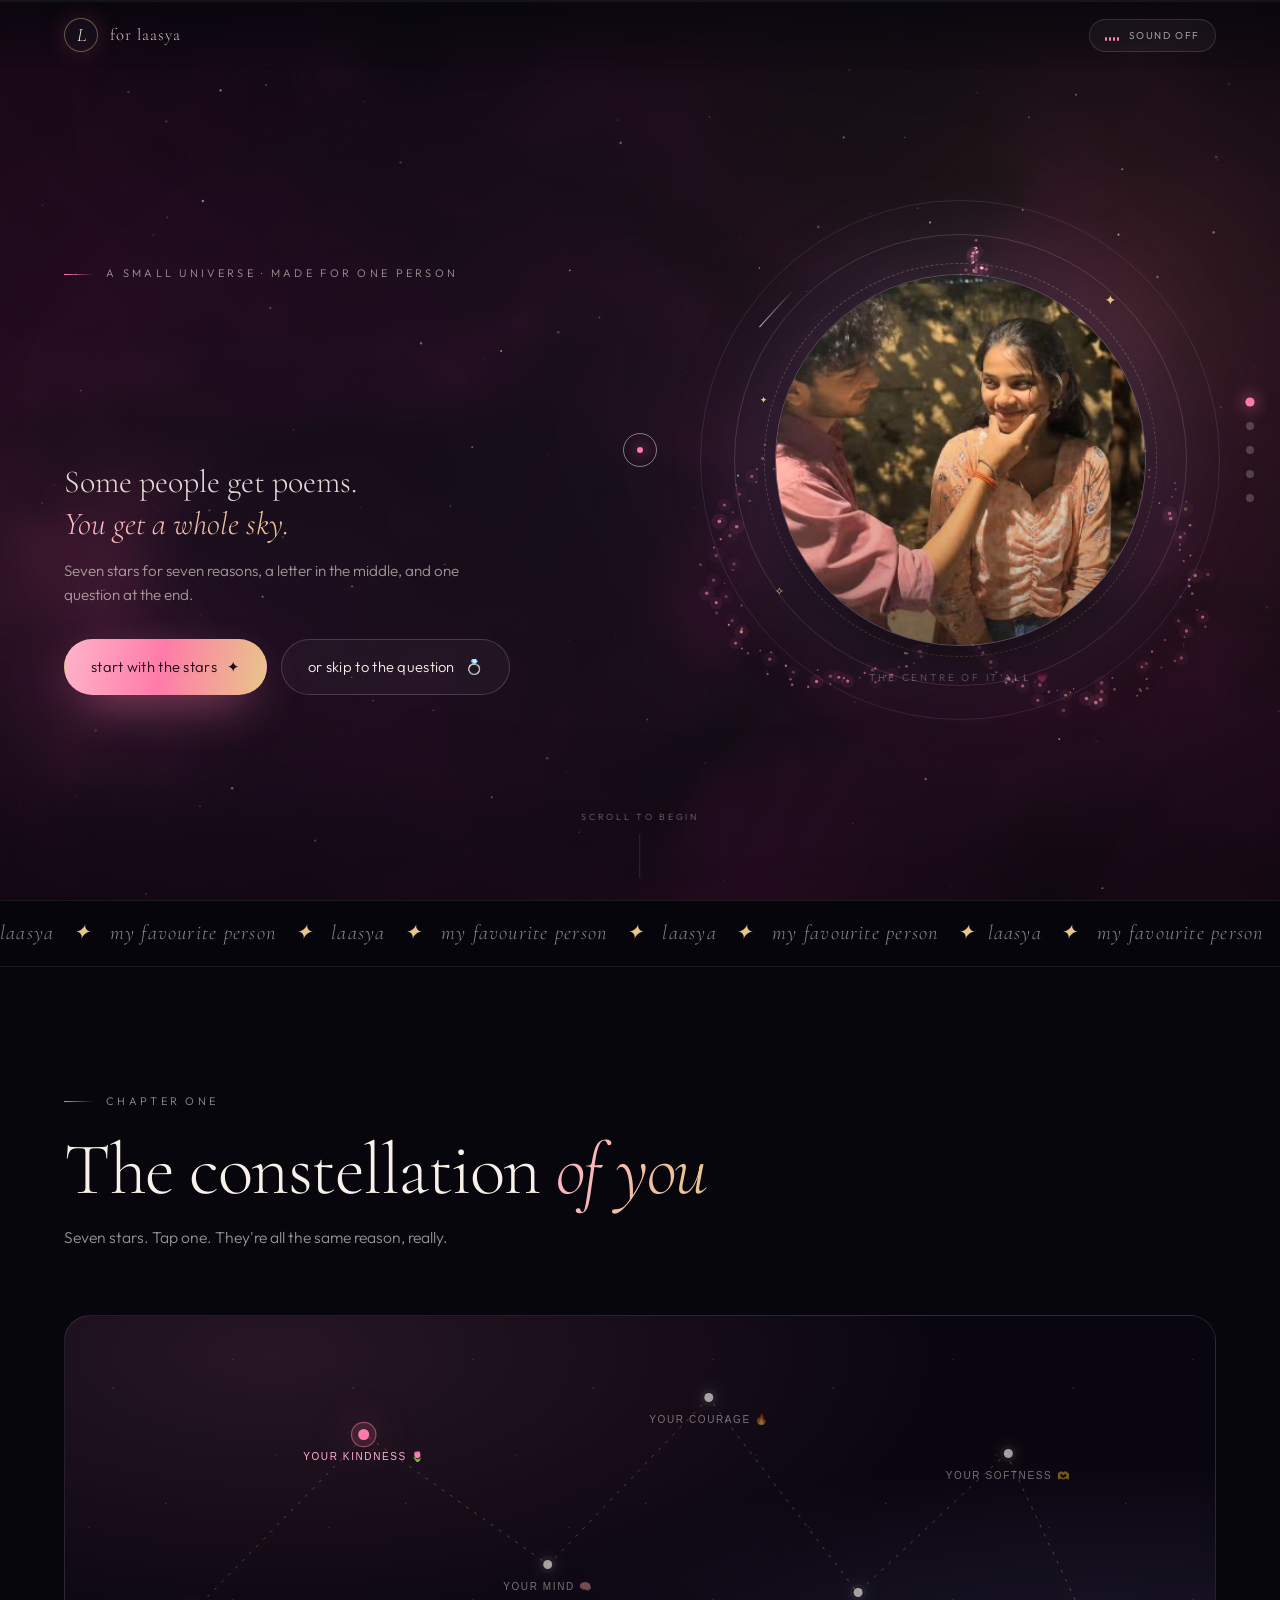
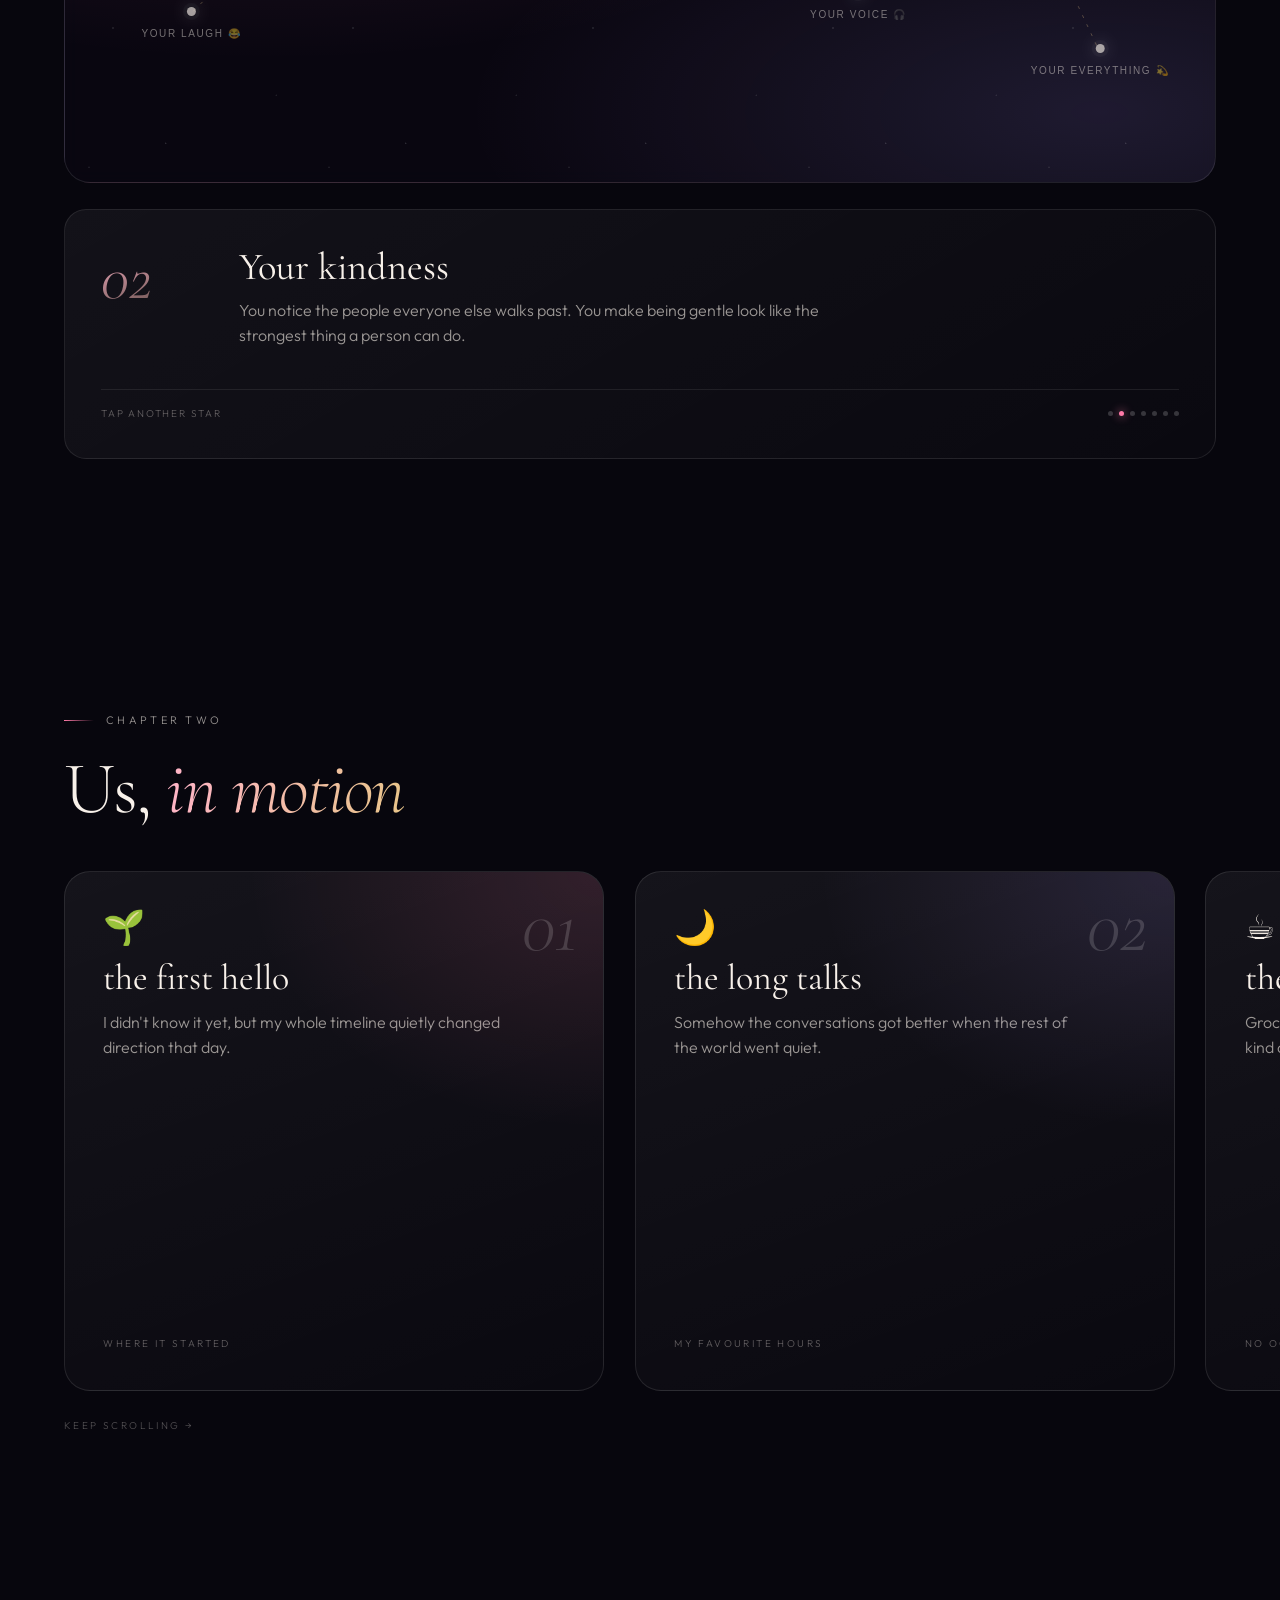
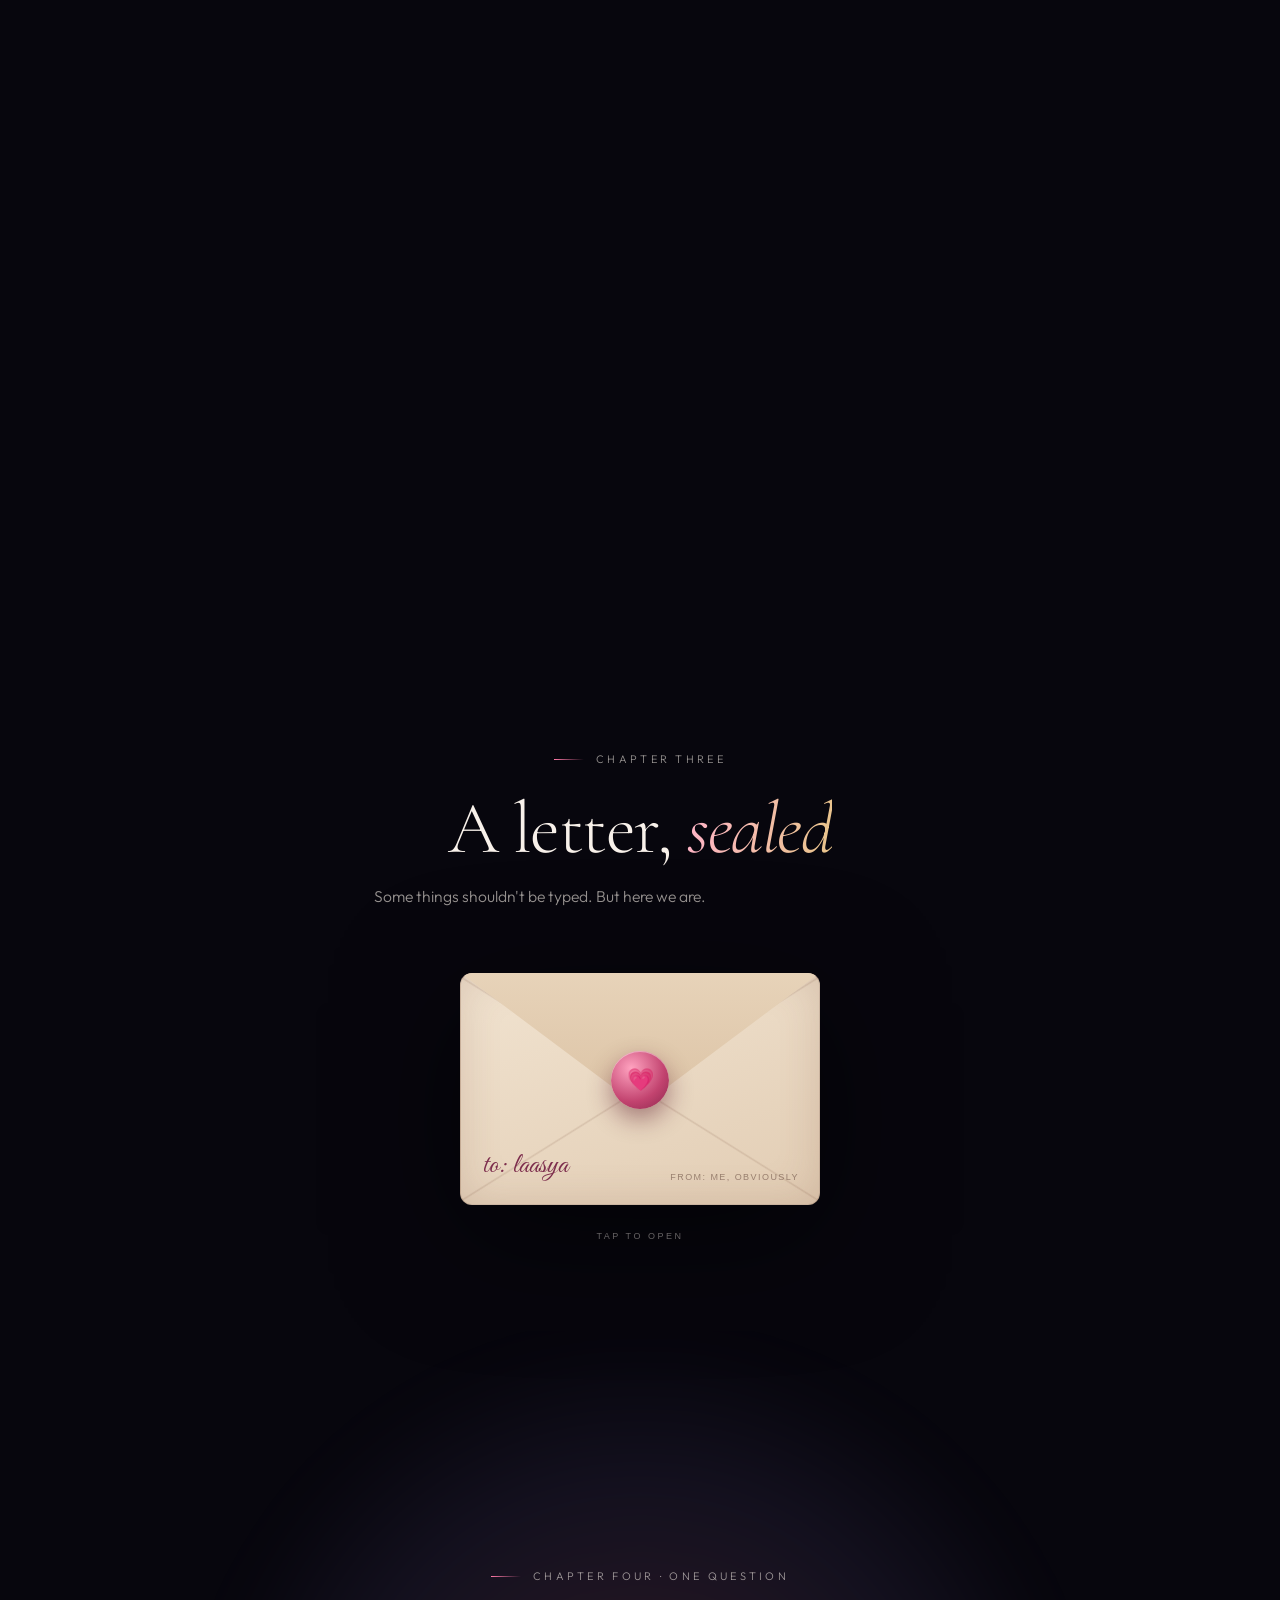
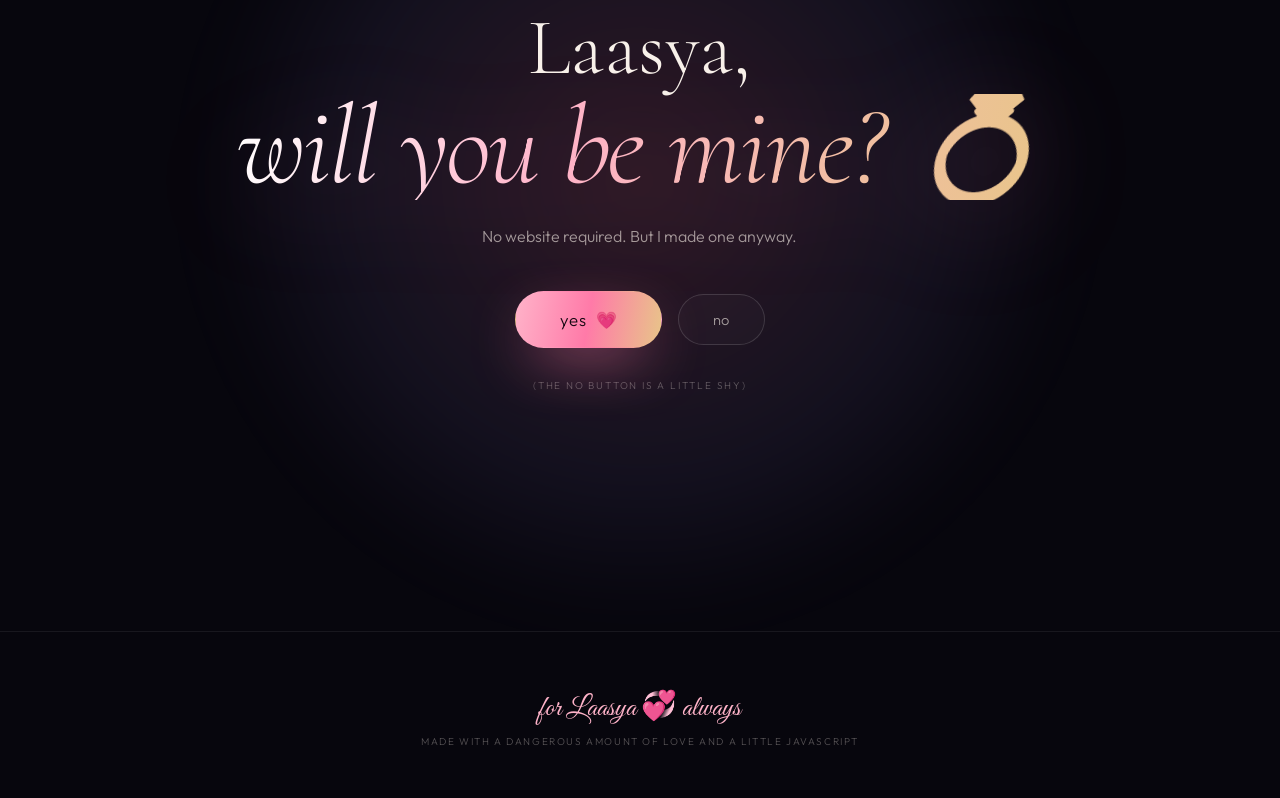
<file: source/index.html>
<!doctype html>
<html lang="en">
<head>
  <meta charset="utf-8" />
  <meta name="viewport" content="width=device-width, initial-scale=1" />
  <title>Laasya — a universe, just for you</title>
  <meta name="description" content="Seven stars, one letter, and a question. Made for Laasya." />
  <meta name="theme-color" content="#07060d" />
  <link rel="icon" type="image/svg+xml" href="data:image/svg+xml,%3Csvg xmlns='http://www.w3.org/2000/svg' viewBox='0 0 64 64'%3E%3Crect width='64' height='64' rx='16' fill='%2307060d'/%3E%3Cpath d='M32 51C17 41 9 32 9 22.5 9 15.6 14.2 10.5 21 10.5c4.6 0 8.7 2.5 11 6.6 2.3-4.1 6.4-6.6 11-6.6 6.8 0 12 5.1 12 12 0 9.5-8 18.5-23 28.5Z' fill='%23ff7aa8'/%3E%3C/svg%3E" />
  <link rel="preconnect" href="https://fonts.googleapis.com" />
  <link rel="preconnect" href="https://fonts.gstatic.com" crossorigin />
  <link href="https://fonts.googleapis.com/css2?family=Cormorant+Garamond:ital,wght@0,300;0,400;0,500;1,300;1,400&family=Great+Vibes&family=Outfit:wght@200;300;400;500&display=swap" rel="stylesheet" />
  <link rel="stylesheet" href="styles.css" />
</head>
<body class="is-loading">
  <a class="skip" href="#reasons">skip to the good part</a>

  <div class="boot" id="boot">
    <div class="boot__inner">
      <div class="boot__mark">L</div>
      <p class="boot__label">assembling a small universe</p>
      <div class="boot__track"><span class="boot__bar" id="bootBar"></span></div>
      <p class="boot__pct" id="bootPct">0%</p>
    </div>
  </div>

  <canvas class="nebula" id="nebula" aria-hidden="true"></canvas>
  <canvas class="sky" id="sky" aria-hidden="true"></canvas>
  <div class="vignette" aria-hidden="true"></div>
  <div class="grain" aria-hidden="true"></div>
  <div class="flash" id="flash" aria-hidden="true"></div>

  <div class="cursor" id="cursor" aria-hidden="true">
    <span class="cursor__dot"></span>
    <span class="cursor__ring"></span>
  </div>

  <div class="progress" aria-hidden="true"><span id="progressBar"></span></div>

  <header class="topbar">
    <a class="brand" href="#hero" aria-label="Back to the top">
      <span class="brand__mark">L</span>
      <span class="brand__text">for laasya</span>
    </a>
    <button class="sound" id="soundBtn" type="button" aria-pressed="false" aria-label="Turn ambient sound on">
      <span class="sound__bars" aria-hidden="true"><i></i><i></i><i></i><i></i></span>
      <span class="sound__label" id="soundLabel">sound off</span>
    </button>
  </header>

  <nav class="dots" aria-label="Chapters">
    <a href="#hero" data-dot="hero"><span>opening</span></a>
    <a href="#reasons" data-dot="reasons"><span>reasons</span></a>
    <a href="#moments" data-dot="moments"><span>moments</span></a>
    <a href="#letter" data-dot="letter"><span>the letter</span></a>
    <a href="#question" data-dot="question"><span>the question</span></a>
  </nav>

  <main id="top">
    <section class="hero" id="hero">
      <div class="hero__grid">
        <div class="hero__copy" id="heroCopy">
          <p class="kicker">a small universe · made for one person</p>
          <h1 class="hero__name" aria-label="Laasya"><span aria-hidden="true" data-split>Laasya</span></h1>
          <p class="hero__tagline">Some people get poems. <em>You get a whole sky.</em></p>
          <p class="hero__sub">Seven stars for seven reasons, a letter in the middle, and one question at the end.</p>
          <div class="hero__actions">
            <a class="btn btn--primary magnetic" href="#reasons">start with the stars <span aria-hidden="true">✦</span></a>
            <a class="btn btn--quiet" href="#question">or skip to the question <span aria-hidden="true">💍</span></a>
          </div>
        </div>

        <div class="hero__orb-wrap">
          <div class="orb" id="orb">
            <div class="orb__halo" aria-hidden="true"></div>
            <div class="orb__ring orb__ring--1" aria-hidden="true"></div>
            <div class="orb__ring orb__ring--2" aria-hidden="true"></div>
            <div class="orb__ring orb__ring--3" aria-hidden="true"></div>
            <figure class="orb__photo">
              <img src="../assets/best-moment.jpg" alt="Laasya" />
            </figure>
            <span class="orb__spark orb__spark--1" aria-hidden="true">✦</span>
            <span class="orb__spark orb__spark--2" aria-hidden="true">✧</span>
            <span class="orb__spark orb__spark--3" aria-hidden="true">✦</span>
          </div>
          <p class="orb__caption">the centre of it all <span aria-hidden="true">💗</span></p>
        </div>
      </div>

      <a class="scroll-cue" href="#reasons" aria-label="Scroll to chapter one">
        <span>scroll to begin</span>
        <i aria-hidden="true"></i>
      </a>
    </section>

    <div class="marquee" aria-hidden="true">
      <div class="marquee__track">
        <span>laasya <b>✦</b> my favourite person <b>✦</b> laasya <b>✦</b> my favourite person <b>✦</b> laasya <b>✦</b> my favourite person <b>✦</b> </span>
        <span>laasya <b>✦</b> my favourite person <b>✦</b> laasya <b>✦</b> my favourite person <b>✦</b> laasya <b>✦</b> my favourite person <b>✦</b> </span>
      </div>
    </div>

    <section class="section reasons" id="reasons">
      <header class="section__head">
        <p class="kicker reveal">chapter one</p>
        <h2 class="h2 reveal">The constellation <em>of you</em></h2>
        <p class="lede reveal">Seven stars. Tap one. They're all the same reason, really.</p>
      </header>

      <div class="starmap reveal" id="starmap">
        <svg class="starmap__lines" id="starmapLines" aria-hidden="true"></svg>
        <button class="star is-active" type="button" style="--x:11%;--y:66%" data-reason="0" aria-pressed="true" aria-label="Your laugh">
          <span class="star__dot" aria-hidden="true"></span><span class="star__label" aria-hidden="true">your laugh <span aria-hidden="true">😂</span></span>
        </button>
        <button class="star" type="button" style="--x:26%;--y:28%" data-reason="1" aria-pressed="false" aria-label="Your kindness">
          <span class="star__dot" aria-hidden="true"></span><span class="star__label" aria-hidden="true">your kindness <span aria-hidden="true">🌷</span></span>
        </button>
        <button class="star" type="button" style="--x:42%;--y:56%" data-reason="2" aria-pressed="false" aria-label="Your mind">
          <span class="star__dot" aria-hidden="true"></span><span class="star__label" aria-hidden="true">your mind <span aria-hidden="true">🧠</span></span>
        </button>
        <button class="star" type="button" style="--x:56%;--y:20%" data-reason="3" aria-pressed="false" aria-label="Your courage">
          <span class="star__dot" aria-hidden="true"></span><span class="star__label" aria-hidden="true">your courage <span aria-hidden="true">🔥</span></span>
        </button>
        <button class="star" type="button" style="--x:69%;--y:62%" data-reason="4" aria-pressed="false" aria-label="Your voice">
          <span class="star__dot" aria-hidden="true"></span><span class="star__label" aria-hidden="true">your voice <span aria-hidden="true">🎧</span></span>
        </button>
        <button class="star" type="button" style="--x:82%;--y:32%" data-reason="5" aria-pressed="false" aria-label="Your softness">
          <span class="star__dot" aria-hidden="true"></span><span class="star__label" aria-hidden="true">your softness <span aria-hidden="true">🫶</span></span>
        </button>
        <button class="star" type="button" style="--x:90%;--y:74%" data-reason="6" aria-pressed="false" aria-label="Your everything">
          <span class="star__dot" aria-hidden="true"></span><span class="star__label" aria-hidden="true">your everything <span aria-hidden="true">💫</span></span>
        </button>
      </div>

      <article class="reason-card reveal" id="reasonCard" aria-live="polite">
        <div class="reason-card__num" id="reasonNum">01</div>
        <div class="reason-card__body">
          <h3 id="reasonTitle">Your laugh</h3>
          <p id="reasonText">It arrives a second before the joke lands, and it turns ordinary rooms into somewhere I want to stay.</p>
        </div>
        <div class="reason-card__foot">
          <span id="reasonHint">tap another star</span>
          <div class="reason-card__dots" id="reasonDots" aria-hidden="true"></div>
        </div>
      </article>
    </section>

    <section class="moments" id="moments">
      <div class="moments__pin">
        <div class="moments__head">
          <p class="kicker">chapter two</p>
          <h2 class="h2">Us, <em>in motion</em></h2>
        </div>
        <div class="moments__track" id="momentsTrack">
          <article class="moment" style="--accent:#ff7aa8">
            <span class="moment__num" aria-hidden="true">01</span>
            <div><div class="moment__glyph" aria-hidden="true">🌱</div><h3>the first hello</h3><p>I didn't know it yet, but my whole timeline quietly changed direction that day.</p></div>
            <span class="moment__tag">where it started</span>
          </article>
          <article class="moment" style="--accent:#b79cff">
            <span class="moment__num" aria-hidden="true">02</span>
            <div><div class="moment__glyph" aria-hidden="true">🌙</div><h3>the long talks</h3><p>Somehow the conversations got better when the rest of the world went quiet.</p></div>
            <span class="moment__tag">my favourite hours</span>
          </article>
          <article class="moment" style="--accent:#e8c589">
            <span class="moment__num" aria-hidden="true">03</span>
            <div><div class="moment__glyph" aria-hidden="true">☕</div><h3>the ordinary days</h3><p>Grocery lists, bad TV, comfortable silences. My favourite kind of magic.</p></div>
            <span class="moment__tag">no occasion needed</span>
          </article>
          <article class="moment" style="--accent:#8fe3c0">
            <span class="moment__num" aria-hidden="true">04</span>
            <div><div class="moment__glyph" aria-hidden="true">🏡</div><h3>the someday</h3><p>A kitchen, a dog, your laugh in the next room. I can see it. I want it.</p></div>
            <span class="moment__tag">a quiet plan</span>
          </article>
          <article class="moment" style="--accent:#ff9dbb">
            <span class="moment__num" aria-hidden="true">05</span>
            <div><div class="moment__glyph" aria-hidden="true">💫</div><h3>right now</h3><p>Still choosing you. On purpose. Every single day, including this one.</p></div>
            <span class="moment__tag">where we are</span>
          </article>
        </div>
        <p class="moments__hint">keep scrolling <span aria-hidden="true">→</span></p>
      </div>
    </section>

    <section class="section letter" id="letter">
      <header class="section__head letter__head">
        <p class="kicker reveal">chapter three</p>
        <h2 class="h2 reveal">A letter, <em>sealed</em></h2>
        <p class="lede reveal">Some things shouldn't be typed. But here we are.</p>
      </header>

      <div class="letter__stage">
        <button class="envelope" id="envelope" type="button" aria-expanded="false" aria-controls="letterPaper">
          <span class="envelope__flap" aria-hidden="true"></span>
          <span class="envelope__body" aria-hidden="true">
            <span class="envelope__to">to: laasya</span>
            <span class="envelope__from">from: me, obviously</span>
          </span>
          <span class="envelope__seal" aria-hidden="true">💗</span>
          <span class="envelope__hint" id="envHint">tap to open</span>
        </button>

        <article class="paper" id="letterPaper" aria-hidden="true">
          <div class="paper__inner">
            <p class="paper__date">somewhere between midnight and forever</p>
            <h3 class="paper__salutation">Laasya,</h3>
            <p>I've tried to write this so it sounds calm. It doesn't. So here it is, plain: <em>you are my favourite part of every day.</em></p>
            <p>Not the big cinematic parts — the small ones. The text I wait for. The story you tell twice because I asked. The way you say my name when you're tired.</p>
            <p>I don't want to impress you with a website. I want to be the person who makes your ordinary days easier, for as long as you'll let me.</p>
            <p>So this is me, asking. With stars, because apparently subtlety left the chat. 💫</p>
            <div class="paper__sign">
              <span>always yours,</span>
              <span class="paper__signature">me 💗</span>
            </div>
            <figure class="paper__photo">
              <img src="../assets/best-moment.jpg" alt="Laasya" />
              <figcaption>my favourite face 💗</figcaption>
            </figure>
          </div>
        </article>
      </div>
    </section>

    <section class="ask" id="question">
      <div class="ask__inner">
        <p class="kicker reveal">chapter four · one question</p>
        <h2 class="ask__title reveal">Laasya,</h2>
        <p class="ask__big reveal">will you be mine? <span aria-hidden="true">💍</span></p>
        <p class="ask__sub reveal">No website required. But I made one anyway.</p>
        <div class="ask__buttons reveal">
          <button class="btn btn--yes magnetic" id="yesBtn" type="button">yes <span aria-hidden="true">💗</span></button>
          <button class="btn btn--no" id="noBtn" type="button">no</button>
        </div>
        <p class="ask__hint" id="askHint">(the no button is a little shy)</p>
      </div>
    </section>
  </main>

  <footer class="footer">
    <p>for Laasya <span aria-hidden="true">💞</span> always</p>
    <p class="footer__small">made with a dangerous amount of love and a little JavaScript</p>
  </footer>

  <div class="said" id="said" role="dialog" aria-modal="true" aria-labelledby="saidTitle" aria-hidden="true">
    <div class="said__card">
      <div class="said__burst" aria-hidden="true">💗</div>
      <p class="kicker">the best answer</p>
      <h2 class="said__title" id="saidTitle">She said <em>yes</em>.</h2>
      <p class="said__sub">Best thing I've ever heard. I love you, Laasya. <span aria-hidden="true">💗</span></p>
      <div class="said__actions">
        <button class="btn btn--primary magnetic" id="certBtn" type="button">download our certificate <span aria-hidden="true">🎟️</span></button>
        <button class="btn btn--quiet" id="replayBtn" type="button">watch it again <span aria-hidden="true">↺</span></button>
      </div>
      <p class="said__small">no refunds. no take-backs. just us. <span aria-hidden="true">😌</span></p>
    </div>
  </div>
  <canvas class="confetti" id="confetti" aria-hidden="true"></canvas>

  <script src="script.js"></script>
</body>
</html>
</file>
<file: source/styles.css>
/* ============ base ============ */
*,*::before,*::after{box-sizing:border-box}
:root{
  --ink:#07060d;--ink-2:#0c0915;--ivory:#f8f1ea;--muted:rgba(248,241,234,.6);
  --rose:#ff7aa8;--rose-soft:#ffb3c9;--gold:#e8c589;--lav:#b79cff;--mint:#8fe3c0;
  --serif:'Cormorant Garamond',Georgia,'Times New Roman','Segoe UI Emoji','Apple Color Emoji','Noto Color Emoji',serif;
  --sans:'Outfit',system-ui,-apple-system,'Segoe UI','Segoe UI Emoji','Apple Color Emoji','Noto Color Emoji',sans-serif;
  --script:'Great Vibes','Segoe Script','Segoe UI Emoji','Apple Color Emoji','Noto Color Emoji',cursive;
  --pad:clamp(20px,5vw,72px);--maxw:1280px;--ease:cubic-bezier(.16,1,.3,1);
}
html{scroll-behavior:smooth;-webkit-text-size-adjust:100%}
body{margin:0;background:var(--ink);color:var(--ivory);font-family:var(--sans);font-weight:300;line-height:1.6;overflow-x:hidden}
body.is-loading{height:100vh;overflow:hidden}
img{max-width:100%;display:block}
::selection{background:rgba(255,122,168,.35);color:#fff}
:focus-visible{outline:1px solid var(--gold);outline-offset:4px;border-radius:4px}
.skip{position:fixed;left:16px;top:-60px;z-index:600;padding:10px 16px;border-radius:100px;background:var(--rose);color:#1a0712;text-decoration:none;font-size:12px;letter-spacing:.08em;transition:top .3s}
.skip:focus{top:16px}

/* canvases + atmosphere */
.nebula,.sky{position:fixed;inset:0;width:100%;height:100%;pointer-events:none}
.nebula{z-index:0;background:radial-gradient(120% 90% at 70% 10%,#2a0d24 0%,#120a1d 40%,#07060d 100%)}
.sky{z-index:1}
.vignette{position:fixed;inset:0;z-index:2;pointer-events:none;background:radial-gradient(120% 90% at 50% 45%,transparent 40%,rgba(4,3,8,.6) 100%)}
.grain{position:fixed;inset:0;z-index:40;pointer-events:none;opacity:.045;mix-blend-mode:overlay;background-image:url("data:image/svg+xml,%3Csvg xmlns='http://www.w3.org/2000/svg' width='180' height='180'%3E%3Cfilter id='n'%3E%3CfeTurbulence type='fractalNoise' baseFrequency='.9' numOctaves='3' stitchTiles='stitch'/%3E%3C/filter%3E%3Crect width='100%25' height='100%25' filter='url(%23n)' opacity='.7'/%3E%3C/svg%3E")}
.flash{position:fixed;inset:0;z-index:130;pointer-events:none;opacity:0;background:radial-gradient(circle,rgba(255,234,242,.95),rgba(255,122,168,.4) 40%,transparent 72%)}
.flash.is-on{animation:flash .9s ease-out}
.topbar,main,.footer,.dots,.progress{position:relative;z-index:5}

/* custom cursor */
.cursor{position:fixed;inset:0;z-index:400;pointer-events:none;display:none}
.cursor__dot,.cursor__ring{position:absolute;top:0;left:0;border-radius:50%;transform:translate(-50%,-50%)}
.cursor__dot{width:6px;height:6px;background:var(--rose);box-shadow:0 0 14px var(--rose);transition:opacity .3s}
.cursor__ring{width:34px;height:34px;border:1px solid rgba(255,255,255,.45);transition:width .35s,height .35s,border-color .35s,background .35s}
.cursor.is-hover .cursor__ring{width:56px;height:56px;border-color:rgba(255,179,201,.7);background:rgba(255,122,168,.08)}
.cursor.is-hover .cursor__dot{opacity:.35}
.cursor.is-press .cursor__ring{width:26px;height:26px;border-color:var(--rose);background:rgba(255,122,168,.18)}
.cursor.is-press .cursor__dot{opacity:.9}
@media (pointer:fine){.cursor{display:block}body,a,button{cursor:none}}
@media (pointer:coarse){.cursor{display:none}}

/* progress */
.progress{position:fixed;top:0;left:0;right:0;height:2px;z-index:70;background:rgba(255,255,255,.05)}
.progress span{display:block;height:100%;width:100%;transform:scaleX(0);transform-origin:left;background:linear-gradient(90deg,var(--rose),var(--gold),var(--lav));box-shadow:0 0 12px rgba(255,122,168,.8)}

/* boot */
.boot{position:fixed;inset:0;z-index:500;display:grid;place-items:center;background:#050409;transition:opacity 1s .15s,visibility 1s}
.boot.is-done{opacity:0;visibility:hidden;pointer-events:none}
.boot__inner{text-align:center}
.boot__mark{width:92px;height:92px;margin:0 auto 22px;display:grid;place-items:center;border-radius:50%;border:1px solid rgba(255,255,255,.16);font-family:var(--serif);font-style:italic;font-size:56px;line-height:1;background:linear-gradient(140deg,rgba(255,122,168,.16),rgba(232,197,137,.06));box-shadow:0 0 70px rgba(255,122,168,.22);animation:beat 2.2s ease-in-out infinite}
.boot__label{font-size:10px;letter-spacing:.32em;text-transform:uppercase;color:var(--muted);margin:0 0 20px}
.boot__track{width:min(260px,64vw);height:1px;margin:0 auto 12px;background:rgba(255,255,255,.13);overflow:hidden}
.boot__bar{display:block;height:100%;width:100%;transform:scaleX(0);transform-origin:left;background:linear-gradient(90deg,var(--rose),var(--gold))}
.boot__pct{font-size:10px;letter-spacing:.22em;color:rgba(248,241,234,.4);margin:0}

/* topbar */
.topbar{position:fixed;top:0;left:0;right:0;z-index:60;display:flex;align-items:center;justify-content:space-between;padding:18px var(--pad);background:linear-gradient(180deg,rgba(7,6,13,.7),transparent);backdrop-filter:blur(8px)}
.brand{display:flex;align-items:center;gap:12px;text-decoration:none;color:var(--ivory)}
.brand__mark{width:34px;height:34px;display:grid;place-items:center;border-radius:50%;border:1px solid rgba(232,197,137,.4);font-family:var(--serif);font-style:italic;font-size:19px;background:rgba(255,255,255,.03);box-shadow:0 0 24px rgba(255,122,168,.18)}
.brand__text{font-family:var(--serif);font-size:1.05rem;letter-spacing:.06em;color:rgba(248,241,234,.82)}
.sound{display:flex;align-items:center;gap:10px;padding:9px 15px;border-radius:100px;border:1px solid rgba(255,255,255,.13);background:rgba(255,255,255,.04);color:var(--muted);font-family:var(--sans);font-size:10px;letter-spacing:.16em;text-transform:uppercase;transition:.4s}
.sound:hover{color:var(--ivory);border-color:rgba(255,255,255,.3)}
.sound__bars{display:flex;align-items:flex-end;gap:2px;height:12px}
.sound__bars i{width:2px;height:4px;border-radius:2px;background:var(--rose)}
.sound.is-on .sound__bars i{animation:bar 1s ease-in-out infinite}
.sound.is-on .sound__bars i:nth-child(2){animation-delay:.15s}
.sound.is-on .sound__bars i:nth-child(3){animation-delay:.3s}
.sound.is-on .sound__bars i:nth-child(4){animation-delay:.45s}
.sound.is-on{color:var(--rose-soft);border-color:rgba(255,122,168,.35)}

/* chapter dots */
.dots{position:fixed;right:26px;top:50%;transform:translateY(-50%);z-index:60;display:flex;flex-direction:column;gap:16px}
.dots a{position:relative;width:8px;height:8px;border-radius:50%;background:rgba(255,255,255,.2);transition:.4s}
.dots a.is-active{background:var(--rose);box-shadow:0 0 14px var(--rose);transform:scale(1.15)}
.dots a span{position:absolute;right:22px;top:50%;transform:translateY(-50%) translateX(6px);font-size:9px;letter-spacing:.2em;text-transform:uppercase;color:var(--muted);white-space:nowrap;opacity:0;pointer-events:none;transition:.3s}
.dots a:hover span,.dots a:focus-visible span{opacity:1;transform:translateY(-50%)}

/* floating yellow star (heart handles most sparkle) */

/* hero */
.hero{position:relative;min-height:100svh;display:flex;flex-direction:column;justify-content:center;padding:clamp(104px,14vh,150px) 0 66px;overflow:hidden}
.hero__grid{width:100%;max-width:var(--maxw);margin:0 auto;padding:0 var(--pad);display:grid;grid-template-columns:1.06fr .94fr;gap:clamp(24px,5vw,70px);align-items:center}
.hero__copy{position:relative;z-index:2}
.kicker{display:flex;align-items:center;gap:12px;margin:0 0 22px;font-size:11px;letter-spacing:.3em;text-transform:uppercase;color:var(--muted)}
.kicker::before{content:"";width:30px;height:1px;background:linear-gradient(90deg,var(--rose),transparent)}
.hero__name{margin:0;font-family:var(--serif);font-weight:300;font-size:clamp(4.6rem,13vw,10.5rem);line-height:.82;letter-spacing:-.035em;background:linear-gradient(105deg,#fff 5%,#ffe1ea 30%,#ff9dbb 55%,#e8c589 82%,#fff 100%);background-size:220% 100%;-webkit-background-clip:text;background-clip:text;color:transparent;filter:drop-shadow(0 20px 60px rgba(255,122,168,.22));animation:shimmer 14s linear infinite}
.hero__name .char{display:inline-block;opacity:0;transform:translateY(.35em) rotate(5deg);filter:blur(8px)}
.ready .hero__name .char{animation:charIn 1s var(--ease) forwards;animation-delay:calc(.07s * var(--i))}
.hero__tagline{font-family:var(--serif);font-size:clamp(1.35rem,2.6vw,2rem);font-weight:300;line-height:1.3;color:rgba(248,241,234,.9);margin:20px 0 14px;max-width:22ch}
.hero__tagline em{font-style:italic;background:linear-gradient(100deg,var(--rose-soft),var(--gold));-webkit-background-clip:text;background-clip:text;color:transparent}
.hero__sub{max-width:44ch;margin:0 0 32px;color:var(--muted);font-size:clamp(.95rem,1.1vw,1.05rem)}
.hero__actions{display:flex;flex-wrap:wrap;gap:14px;align-items:center}

/* buttons */
.btn{position:relative;display:inline-flex;align-items:center;justify-content:center;gap:10px;padding:15px 26px;border-radius:100px;border:1px solid transparent;font-family:var(--sans);font-size:.92rem;font-weight:300;letter-spacing:.02em;text-decoration:none;transition:transform .5s var(--ease),box-shadow .5s,background .5s,color .5s,border-color .5s;will-change:transform}
.btn--primary{color:#170812;background:linear-gradient(100deg,var(--rose-soft),var(--rose) 48%,var(--gold));box-shadow:0 18px 50px -18px rgba(255,122,168,.9)}
.btn--primary:hover{box-shadow:0 24px 64px -16px rgba(255,122,168,1)}
.btn--quiet{color:var(--ivory);border-color:rgba(255,255,255,.16);background:rgba(255,255,255,.03)}
.btn--quiet:hover{background:rgba(255,255,255,.07);border-color:rgba(255,255,255,.3)}
.btn span[aria-hidden]{font-size:1em}

/* orb portrait */
.hero__orb-wrap{display:flex;flex-direction:column;align-items:center;gap:24px}
.orb{position:relative;width:clamp(248px,29vw,380px);aspect-ratio:1;display:grid;place-items:center;animation:float 8s ease-in-out infinite}
.orb__halo{position:absolute;inset:-20%;border-radius:50%;background:radial-gradient(circle,rgba(255,122,168,.3),rgba(183,156,255,.12) 45%,transparent 70%);filter:blur(28px)}
.orb__ring{position:absolute;border-radius:50%;border:1px solid rgba(232,197,137,.28);pointer-events:none}
.orb__ring--1{inset:-3%;border-style:dashed;animation:spin 60s linear infinite}
.orb__ring--2{inset:-11%;border-color:rgba(255,179,201,.18);animation:spin 90s linear infinite reverse}
.orb__ring--3{inset:-20%;border-color:rgba(183,156,255,.14);animation:spin 120s linear infinite}
.orb__photo{position:absolute;inset:0;z-index:2;width:100%;height:100%;margin:0;border-radius:50%;overflow:hidden;border:1px solid rgba(255,255,255,.22);box-shadow:0 40px 90px -30px rgba(0,0,0,.9),inset 0 0 60px rgba(255,122,168,.16)}
.orb__photo::after{content:"";position:absolute;inset:0;border-radius:50%;background:linear-gradient(160deg,rgba(255,255,255,.14),transparent 42%,rgba(7,6,13,.35))}
.orb__photo img{width:100%;height:100%;object-fit:cover;object-position:center 26%;transform:scale(1.02);transition:transform 1.4s var(--ease)}
.orb:hover .orb__photo img{transform:scale(1.07)}
.orb__spark{position:absolute;z-index:3;color:var(--gold);font-size:14px;animation:twinkle 3.6s ease-in-out infinite}
.orb__spark--1{top:4%;right:8%}
.orb__spark--2{bottom:12%;left:0;font-size:11px;animation-delay:1.2s}
.orb__spark--3{top:32%;left:-4%;font-size:9px;animation-delay:2.1s}
.orb__caption{margin:0;font-size:10px;letter-spacing:.28em;text-transform:uppercase;color:rgba(248,241,234,.42)}

/* scroll cue */
.scroll-cue{position:absolute;left:50%;bottom:22px;transform:translateX(-50%);display:flex;flex-direction:column;align-items:center;gap:10px;text-decoration:none;font-size:9px;letter-spacing:.3em;text-transform:uppercase;color:rgba(248,241,234,.4)}
.scroll-cue i{position:relative;width:1px;height:44px;background:rgba(255,255,255,.12);overflow:hidden}
.scroll-cue i::after{content:"";position:absolute;left:0;top:-40%;width:100%;height:40%;background:var(--gold);animation:cue 2.2s ease-in-out infinite}

/* marquee */
.marquee{position:relative;z-index:5;overflow:hidden;padding:16px 0;border-top:1px solid rgba(255,255,255,.08);border-bottom:1px solid rgba(255,255,255,.08);background:rgba(7,6,13,.35)}
.marquee__track{display:flex;width:max-content;animation:marquee 36s linear infinite}
.marquee__track span{font-family:var(--serif);font-style:italic;font-size:clamp(1rem,1.6vw,1.3rem);letter-spacing:.06em;color:rgba(248,241,234,.55);white-space:nowrap}
.marquee__track b{margin:0 .6em;color:var(--gold);font-weight:400}

/* sections */
.section{max-width:var(--maxw);margin:0 auto;padding:clamp(90px,14vh,150px) var(--pad)}
.section__head{max-width:760px;margin-bottom:clamp(40px,6vw,64px)}
.h2{font-family:var(--serif);font-weight:300;font-size:clamp(2.6rem,6vw,4.6rem);line-height:1.02;letter-spacing:-.02em;margin:0 0 18px}
.h2 em{font-style:italic;background:linear-gradient(100deg,var(--rose-soft),var(--gold));-webkit-background-clip:text;background-clip:text;color:transparent}
.lede{max-width:56ch;margin:0;color:var(--muted);font-size:clamp(.98rem,1.2vw,1.08rem)}

/* constellation */
.starmap{position:relative;height:clamp(380px,52vh,540px);border-radius:26px;border:1px solid rgba(255,255,255,.1);overflow:hidden;background:
  radial-gradient(110% 120% at 18% 8%,rgba(255,122,168,.13),transparent 55%),
  radial-gradient(100% 100% at 90% 85%,rgba(183,156,255,.13),transparent 55%),
  rgba(12,9,21,.55);backdrop-filter:blur(8px)}
.starmap::before{content:"";position:absolute;inset:0;opacity:.5;background-image:
  radial-gradient(1px 1px at 20% 30%,rgba(255,255,255,.6),transparent),
  radial-gradient(1px 1px at 70% 18%,rgba(255,255,255,.4),transparent),
  radial-gradient(1px 1px at 42% 78%,rgba(255,255,255,.5),transparent),
  radial-gradient(1px 1px at 88% 58%,rgba(255,255,255,.35),transparent),
  radial-gradient(1px 1px at 10% 88%,rgba(255,255,255,.4),transparent);
  background-size:240px 240px}
.starmap__lines{position:absolute;inset:0;width:100%;height:100%;overflow:visible}
.starmap__lines path{fill:none;stroke:rgba(232,197,137,.3);stroke-width:1;stroke-dasharray:3 7;vector-effect:non-scaling-stroke}
.starmap__lines circle{fill:rgba(255,255,255,.3)}
.star{position:absolute;left:var(--x);top:var(--y);transform:translate(-50%,-50%);z-index:3;display:flex;flex-direction:column;align-items:center;gap:12px;padding:10px;border:0;background:none;color:var(--muted);transition:color .4s}
.star__dot{position:relative;width:9px;height:9px;border-radius:50%;background:rgba(248,241,234,.65);box-shadow:0 0 0 4px rgba(255,255,255,.03),0 0 18px rgba(255,255,255,.35);transition:.5s var(--ease)}
.star__dot::after{content:"";position:absolute;inset:-6px;border-radius:50%;border:1px solid rgba(255,122,168,.45);opacity:0;transform:scale(.6);transition:.5s}
.star:hover,.star.is-active{color:var(--ivory)}
.star:hover .star__dot,.star.is-active .star__dot{background:var(--rose);box-shadow:0 0 0 6px rgba(255,122,168,.12),0 0 34px rgba(255,122,168,.9);transform:scale(1.22)}
.star.is-active .star__dot::after{opacity:1;transform:scale(1);animation:halo 2.4s ease-out infinite}
.star__label{font-size:10px;letter-spacing:.16em;text-transform:uppercase;white-space:nowrap;opacity:.75;transition:.4s}
.star.is-active .star__label{opacity:1;color:var(--rose-soft)}
.reason-card{position:relative;display:grid;grid-template-columns:auto 1fr;gap:clamp(20px,3vw,36px);align-items:start;margin-top:26px;padding:clamp(24px,3vw,36px);border-radius:22px;border:1px solid rgba(255,255,255,.09);background:linear-gradient(150deg,rgba(255,255,255,.05),rgba(255,255,255,.015));transition:opacity .35s,transform .35s}
.reason-card.is-swap{opacity:0;transform:translateY(10px)}
.reason-card__num{min-width:1.6em;font-family:var(--serif);font-style:italic;font-size:clamp(2.6rem,5vw,4rem);line-height:1;background:linear-gradient(160deg,var(--rose-soft),rgba(232,197,137,.25));-webkit-background-clip:text;background-clip:text;color:transparent}
.reason-card__body h3{font-family:var(--serif);font-weight:400;font-size:clamp(1.7rem,3vw,2.4rem);line-height:1.1;margin:0 0 10px}
.reason-card__body p{max-width:58ch;margin:0;color:var(--muted)}
.reason-card__foot{grid-column:1/-1;display:flex;align-items:center;justify-content:space-between;margin-top:4px;padding-top:16px;border-top:1px solid rgba(255,255,255,.08);font-size:10px;letter-spacing:.18em;text-transform:uppercase;color:rgba(248,241,234,.35)}
.reason-card__dots{display:flex;gap:6px}
.reason-card__dots i{width:5px;height:5px;border-radius:50%;background:rgba(255,255,255,.18);transition:.3s}
.reason-card__dots i.is-active{background:var(--rose);box-shadow:0 0 10px var(--rose)}

/* moments — horizontal pinned */
.moments{position:relative;z-index:5;height:360vh}
.moments__pin{position:sticky;top:0;height:100svh;display:flex;flex-direction:column;justify-content:center;gap:clamp(18px,3vh,30px);padding-top:76px;overflow:hidden}
.moments__head{width:100%;max-width:var(--maxw);margin:0 auto;padding:0 var(--pad)}
.moments__track{display:flex;gap:clamp(18px,2.4vw,32px);width:max-content;padding:0 var(--pad);will-change:transform}
.moment{position:relative;display:flex;flex-direction:column;justify-content:space-between;flex:0 0 auto;width:min(540px,72vw);height:min(58vh,520px);padding:clamp(26px,3vw,40px);border-radius:26px;border:1px solid rgba(255,255,255,.1);overflow:hidden;background:linear-gradient(160deg,rgba(255,255,255,.06),rgba(255,255,255,.015));transition:transform .6s var(--ease),border-color .6s}
.moment::before{content:"";position:absolute;inset:0;background:radial-gradient(120% 90% at 100% 0%,var(--accent),transparent 55%);opacity:.14}
.moment:hover{border-color:rgba(255,255,255,.22);transform:translateY(-6px)}
.moment__num{position:absolute;top:16px;right:26px;font-family:var(--serif);font-style:italic;font-size:clamp(3rem,6vw,5rem);line-height:1;color:rgba(255,255,255,.16)}
.moment__glyph{font-size:34px;line-height:1;margin-bottom:14px}
.moment h3{font-family:var(--serif);font-weight:400;font-size:clamp(1.7rem,2.8vw,2.4rem);line-height:1.1;margin:0 0 12px}
.moment p{max-width:38ch;margin:0;color:var(--muted)}
.moment__tag{position:relative;font-size:10px;letter-spacing:.24em;text-transform:uppercase;color:rgba(248,241,234,.35)}
.moments__hint{padding:0 var(--pad);margin:0;font-size:10px;letter-spacing:.24em;text-transform:uppercase;color:rgba(248,241,234,.3)}

/* letter */
.letter__head{text-align:center;margin-left:auto;margin-right:auto}
.letter__head .kicker{justify-content:center}
.letter__stage{display:flex;flex-direction:column;align-items:center;perspective:1400px}
.envelope{position:relative;z-index:2;width:min(360px,80vw);aspect-ratio:1.55;padding:0;border:0;background:none;filter:drop-shadow(0 30px 60px rgba(0,0,0,.55));transition:transform .9s var(--ease),opacity .9s}
.envelope:hover{transform:translateY(-8px)}
.envelope__body{position:absolute;inset:0;border-radius:12px;overflow:hidden;border:1px solid rgba(120,80,60,.3);background:
  linear-gradient(32deg,transparent 49.6%,rgba(120,80,60,.16) 50%,transparent 50.4%),
  linear-gradient(-32deg,transparent 49.6%,rgba(120,80,60,.16) 50%,transparent 50.4%),
  linear-gradient(160deg,#f1e3d0,#e2cdb4);box-shadow:inset 0 0 40px rgba(120,80,60,.18)}
.envelope__flap{position:absolute;left:0;right:0;top:0;height:58%;z-index:1;clip-path:polygon(0 0,100% 0,50% 100%);background:linear-gradient(180deg,#e7d3b9,#dcc3a5);border-radius:12px 12px 0 0;transform-origin:top;transition:transform .9s var(--ease);box-shadow:0 8px 20px rgba(120,80,60,.12)}
.envelope__to{position:absolute;left:22px;bottom:20px;z-index:2;font-family:var(--script);font-size:clamp(1.4rem,3vw,1.8rem);color:#7c2c4c}
.envelope__from{position:absolute;right:20px;bottom:22px;z-index:2;font-size:9px;letter-spacing:.16em;text-transform:uppercase;color:rgba(80,50,40,.5)}
.envelope__seal{position:absolute;left:50%;top:46%;z-index:4;display:grid;place-items:center;width:58px;height:58px;margin:-29px 0 0 -29px;border-radius:50%;background:radial-gradient(circle at 35% 30%,#ffa3c0,#c2436f 60%,#8a274c);box-shadow:0 10px 24px rgba(80,10,30,.45),inset 0 1px 0 rgba(255,255,255,.4);font-size:22px;transition:transform .8s var(--ease),opacity .6s}
.envelope:hover .envelope__seal{transform:scale(1.06) rotate(-6deg)}
.envelope__hint{position:absolute;left:50%;bottom:-36px;transform:translateX(-50%);white-space:nowrap;font-size:9px;letter-spacing:.28em;text-transform:uppercase;color:rgba(248,241,234,.4)}
.letter.is-open .envelope{transform:translateY(-24px) scale(.86) rotateX(16deg);opacity:.32;pointer-events:none}
.letter.is-open .envelope__seal{transform:scale(1.6);opacity:0}
.letter.is-open .envelope__flap{transform:rotateX(180deg)}
.paper{position:relative;z-index:1;width:min(720px,100%);max-height:0;margin-top:0;overflow:hidden;opacity:0;transform:translateY(60px) rotateX(12deg);transform-origin:top center;transition:max-height 1.5s var(--ease),opacity .9s .15s,transform 1.2s var(--ease),margin .9s var(--ease)}
.letter.is-open .paper{max-height:2800px;margin-top:-24px;opacity:1;transform:none}
.paper__inner{position:relative;padding:clamp(28px,5vw,64px);border-radius:8px;border:1px solid rgba(120,80,60,.25);background:linear-gradient(150deg,#fbf4e8,#f0e2cd);box-shadow:0 50px 100px -30px rgba(0,0,0,.8);color:#43303a;font-family:var(--serif);font-size:clamp(1.05rem,1.4vw,1.22rem);line-height:1.75;transform:rotate(-.35deg)}
.paper__inner::before{content:"";position:absolute;inset:10px;border:1px solid rgba(120,80,60,.18);border-radius:4px;pointer-events:none}
.paper__inner p{margin:0 0 1.1em}
.paper__inner em{color:#8a3054;font-style:italic}
.paper__date{font-family:var(--sans)!important;font-size:10px!important;letter-spacing:.24em;text-transform:uppercase;color:rgba(67,48,58,.55)!important;margin-bottom:28px!important}
.paper__salutation{font-family:var(--script);font-weight:400;font-size:clamp(2.6rem,5vw,3.6rem);line-height:1;color:#7c2c4c;margin:0 0 18px}
.paper__sign{display:flex;flex-direction:column;gap:2px;margin-top:26px}
.paper__sign span:first-child{font-size:.9rem;letter-spacing:.08em;color:#6a4552}
.paper__signature{font-family:var(--script);font-size:clamp(2.6rem,5vw,3.4rem);line-height:1.1;color:#a33a63}
.paper__photo{width:150px;margin:26px auto 0;padding:8px 8px 6px;background:#fff;box-shadow:0 18px 40px -20px rgba(0,0,0,.5);transform:rotate(3deg)}
.paper__photo img{width:100%;aspect-ratio:4/5;object-fit:cover}
.paper__photo figcaption{padding:6px 0 4px;text-align:center;font-family:var(--script);font-size:1.2rem;color:#7c2c4c}

/* the question */
.ask{position:relative;z-index:5;min-height:100svh;display:grid;place-items:center;padding:clamp(90px,12vh,140px) var(--pad);overflow:hidden}
.ask::before{content:"";position:absolute;top:50%;left:50%;width:min(900px,110vw);aspect-ratio:1;transform:translate(-50%,-50%);border-radius:50%;background:radial-gradient(circle,rgba(255,122,168,.16),rgba(183,156,255,.08) 45%,transparent 70%);filter:blur(30px);pointer-events:none}
.ask__inner{position:relative;max-width:900px;text-align:center}
.ask .kicker{justify-content:center}
.ask__title{font-family:var(--serif);font-weight:300;font-size:clamp(2.4rem,7vw,5rem);line-height:1;margin:0}
.ask__big{font-family:var(--serif);font-style:italic;font-weight:300;font-size:clamp(2.8rem,9vw,7rem);line-height:.95;letter-spacing:-.02em;margin:6px 0 24px;background:linear-gradient(100deg,#fff,#ffb3c9 40%,#e8c589);-webkit-background-clip:text;background-clip:text;color:transparent;filter:drop-shadow(0 20px 50px rgba(255,122,168,.25))}
.ask__sub{margin:0 0 38px;color:var(--muted)}
.ask__buttons{display:flex;flex-wrap:wrap;align-items:center;justify-content:center;gap:16px;min-height:64px}
.btn--yes{padding:17px 44px;font-size:1.05rem;color:#170812;background:linear-gradient(100deg,var(--rose-soft),var(--rose) 50%,var(--gold));box-shadow:0 20px 60px -18px rgba(255,122,168,.95)}
.btn--no{padding:15px 34px;color:var(--muted);border-color:rgba(255,255,255,.14);background:rgba(255,255,255,.02);white-space:nowrap;transition:transform .35s var(--ease),opacity .35s,background .35s,color .35s,border-color .35s}
.btn--no.is-defeated{color:var(--rose-soft);border-color:rgba(255,122,168,.4)}
.ask__hint{min-height:1.2em;margin:26px 0 0;font-size:10px;letter-spacing:.18em;text-transform:uppercase;color:rgba(248,241,234,.32)}

/* celebration */
.said{position:fixed;inset:0;z-index:120;display:grid;place-items:center;padding:24px;background:radial-gradient(circle at 50% 40%,rgba(30,10,25,.86),rgba(7,6,13,.94));backdrop-filter:blur(14px);opacity:0;visibility:hidden;transition:opacity .6s,visibility .6s}
.said.is-open{opacity:1;visibility:visible}
.said__card{position:relative;width:min(720px,100%);padding:clamp(32px,5vw,58px);text-align:center;border-radius:30px;border:1px solid rgba(232,197,137,.32);background:linear-gradient(160deg,rgba(255,255,255,.07),rgba(255,255,255,.02));box-shadow:0 50px 120px -40px rgba(255,122,168,.5),inset 0 1px 0 rgba(255,255,255,.15);transform:translateY(24px) scale(.96);transition:transform .8s var(--ease)}
.said.is-open .said__card{transform:none}
.said__burst{font-size:52px;line-height:1;margin-bottom:14px;animation:beat 1.6s ease-in-out infinite}
.said .kicker{justify-content:center}
.said__title{font-family:var(--serif);font-weight:300;font-size:clamp(2.6rem,7vw,4.8rem);line-height:1;margin:8px 0 18px}
.said__title em{font-style:italic;background:linear-gradient(100deg,var(--rose-soft),var(--gold));-webkit-background-clip:text;background-clip:text;color:transparent}
.said__sub{max-width:44ch;margin:0 auto 30px;color:rgba(248,241,234,.78)}
.said__actions{display:flex;flex-wrap:wrap;justify-content:center;gap:12px}
.said__small{margin:26px 0 0;font-size:10px;letter-spacing:.16em;text-transform:uppercase;color:rgba(248,241,234,.35)}
.confetti{position:fixed;inset:0;z-index:110;width:100%;height:100%;pointer-events:none;opacity:0;transition:opacity .4s}
.confetti.is-on{opacity:1}

/* footer + reveal */
.footer{position:relative;z-index:5;padding:60px var(--pad) 50px;text-align:center;border-top:1px solid rgba(255,255,255,.07)}
.footer p{font-family:var(--script);font-size:1.8rem;line-height:1.2;margin:0 0 10px;color:var(--rose-soft)}
.footer__small{font-family:var(--sans)!important;font-size:10px!important;letter-spacing:.16em;text-transform:uppercase;color:rgba(248,241,234,.32)!important;margin:0!important}
.js .reveal{opacity:0;transform:translateY(28px);transition:opacity .9s var(--ease),transform .9s var(--ease)}
.js .reveal.in{opacity:1;transform:none}

/* keyframes */
@keyframes charIn{to{opacity:1;transform:none;filter:blur(0)}}
@keyframes shimmer{to{background-position:220% 0}}
@keyframes float{0%,100%{transform:translateY(0) rotate(-1deg)}50%{transform:translateY(-14px) rotate(1deg)}}
@keyframes spin{to{transform:rotate(360deg)}}
@keyframes twinkle{0%,100%{opacity:.25;transform:scale(.9)}50%{opacity:1;transform:scale(1.15)}}
@keyframes halo{0%{transform:scale(.8);opacity:.7}100%{transform:scale(1.7);opacity:0}}
@keyframes cue{0%{top:-40%}60%{top:100%}100%{top:100%}}
@keyframes marquee{to{transform:translateX(-50%)}}
@keyframes beat{0%,100%{transform:scale(1)}50%{transform:scale(1.12)}}
@keyframes bar{0%,100%{height:4px}50%{height:12px}}
@keyframes flash{0%{opacity:0}14%{opacity:1}100%{opacity:0}}

/* responsive */
@media (max-width:980px){
  .hero__grid{grid-template-columns:1fr;gap:clamp(30px,5vh,48px);text-align:center}
  .hero__copy{display:flex;flex-direction:column;align-items:center}
  .kicker{justify-content:center}
  .hero__name{font-size:clamp(4.4rem,17vw,7.5rem)}
  .hero__tagline,.hero__sub{max-width:34ch}
  .hero__actions{justify-content:center}
  .hero__orb-wrap{order:-1}
  .orb{width:clamp(210px,36vw,270px)}
  .scroll-cue{display:none}
  .hero{padding-top:118px;padding-bottom:80px}
  .dots{display:none}
}
@media (max-width:860px){
  .moments{height:auto}
  .moments__pin{position:relative;height:auto;padding:clamp(70px,10vh,100px) 0;gap:26px}
  .moments__track{flex-direction:column;width:100%}
  .moment{width:100%;height:auto;min-height:300px;gap:26px}
  .moments__hint{display:none}
  .reason-card{grid-template-columns:1fr;gap:14px}
  .reason-card__num{font-size:2.6rem}
  .starmap{height:clamp(420px,58vh,520px)}
  .star__label{font-size:8px;letter-spacing:.1em}
}
@media (max-width:620px){
  .section{padding-top:76px;padding-bottom:76px}
  .brand__text{font-size:.95rem}
  .sound{padding:8px 12px}
  .sound__label{display:none}
  .topbar{padding:14px var(--pad)}
  .hero{padding-top:100px}
  .hero__tagline{font-size:1.3rem;margin-top:16px}
  .hero__sub{font-size:.92rem;margin-bottom:26px}
  .btn{padding:13px 22px;font-size:.86rem}
  .btn--yes{padding:15px 38px;font-size:1rem}
  .starmap{height:430px;border-radius:20px}
  .star__label{display:none}
  .star{padding:14px}
  .star__dot{width:10px;height:10px}
  .reason-card{padding:20px;border-radius:18px}
  .paper__inner{transform:none;font-size:1.02rem;padding:28px 22px}
  .paper__photo{width:130px}
  .ask__buttons{flex-direction:column}
  .btn--no{padding:12px 28px}
  .said__actions .btn{width:100%}
}
@media (prefers-reduced-motion:reduce){
  *,*::before,*::after{animation-duration:.001ms!important;animation-iteration-count:1!important;transition-duration:.001ms!important;scroll-behavior:auto!important}
  .reveal{opacity:1;transform:none}
  .hero__name .char{opacity:1;transform:none;filter:none}
  .paper{max-height:none}
}
</file>
